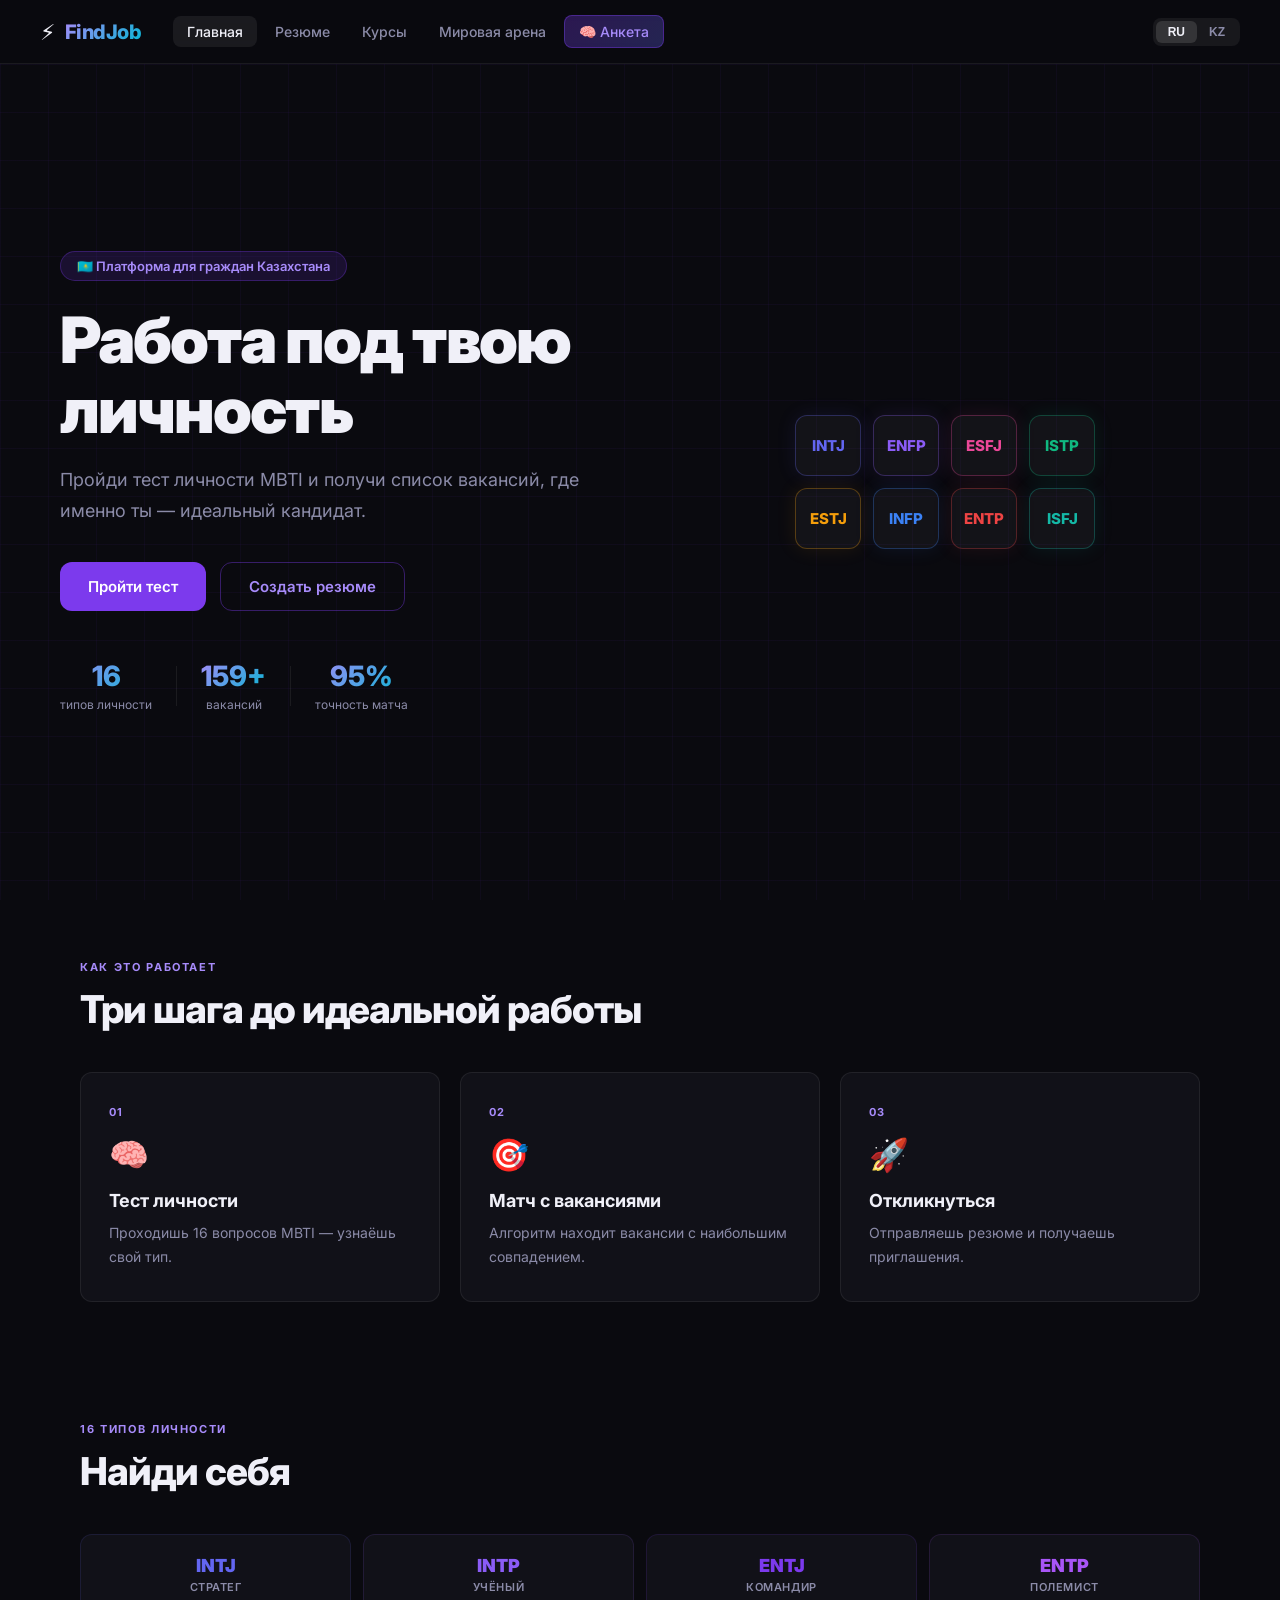
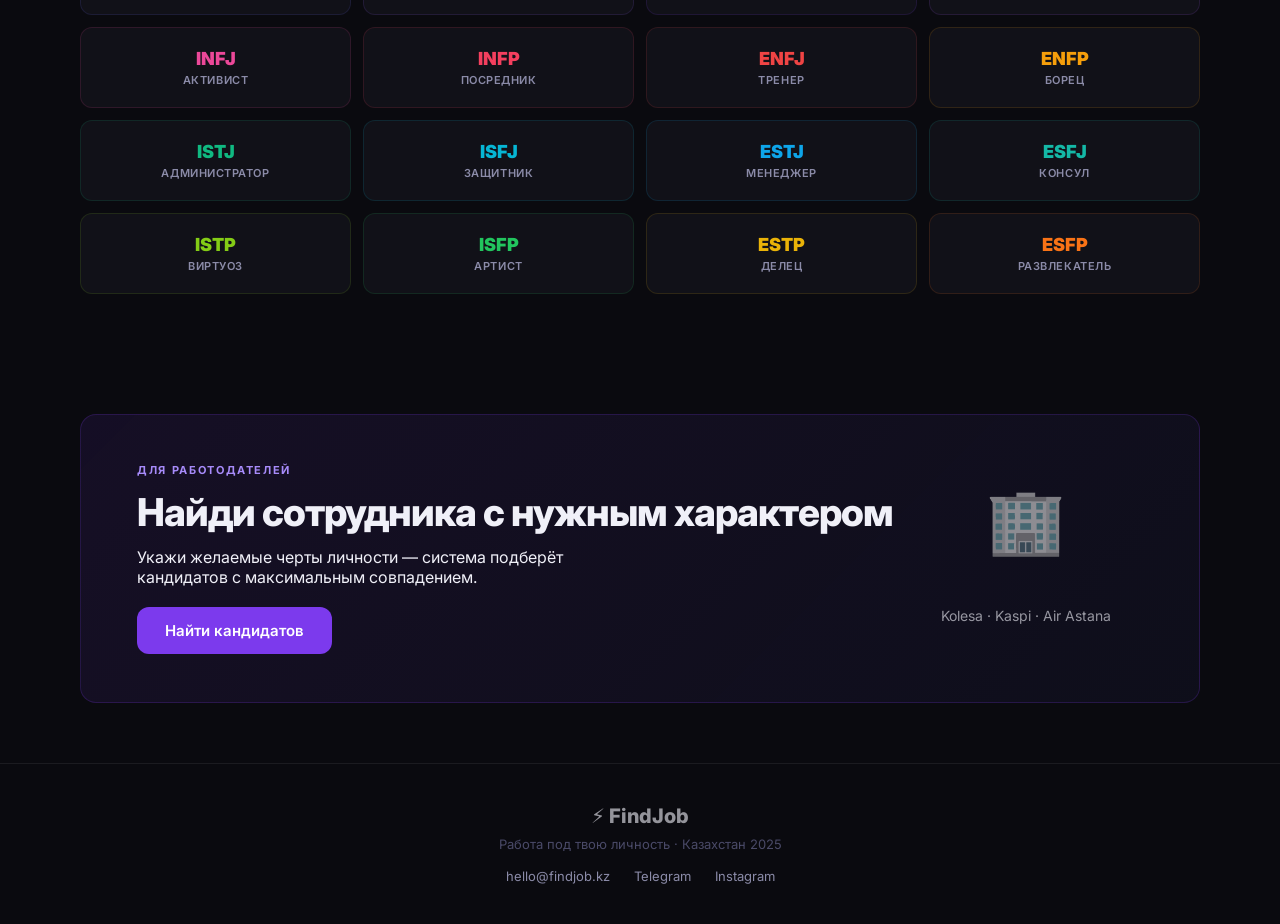
<file: index.html>
<!DOCTYPE html>
<html lang="ru">

<head>
    <meta charset="UTF-8" />
    <meta name="viewport" content="width=device-width, initial-scale=1.0" />
    <title>FindJob — Работа под твою личность</title>
    <meta name="description" content="AI-платформа подбора работы по тесту личности MBTI для граждан Казахстана" />
    <link rel="preconnect" href="https://fonts.googleapis.com" />
    <link href="https://fonts.googleapis.com/css2?family=Inter:wght@300;400;500;600;700;800;900&display=swap"
        rel="stylesheet" />
    <link rel="stylesheet" href="style.css" />
</head>

<body>

    <!-- ══ NAVBAR ══ -->
    <nav class="navbar" id="navbar">
        <div class="nav-logo" onclick="navigateTo('home')">
            <span class="logo-icon">⚡</span>
            <span class="logo-text">FindJob</span>
        </div>
        <div class="nav-links" id="nav-links">
            <a class="nav-link active" data-page="home" onclick="navigateTo('home')" data-t="navHome">Главная</a>
            <a class="nav-link" data-page="resume" onclick="navigateTo('resume')" data-t="navResume">Резюме</a>
            <a class="nav-link" data-page="courses" onclick="navigateTo('courses')" data-t="navCourses">Курсы</a>
            <a class="nav-link" data-page="world" onclick="navigateTo('world')" data-t="navWorld">Мировая арена</a>
            <a class="nav-link cta-link" data-page="quiz" onclick="navigateTo('quiz')" data-t="navQuiz">🧠 Анкета</a>
        </div>
        <div class="nav-right">
            <div class="lang-toggle">
                <button class="lang-btn active" onclick="setLang('ru')">RU</button>
                <button class="lang-btn" onclick="setLang('kz')">KZ</button>
            </div>
            <button class="hamburger" id="hamburger" onclick="toggleMenu()">☰</button>
        </div>
    </nav>

    <!-- ══════════════════════════════════════════
     PAGE 1 — ГЛАВНАЯ
══════════════════════════════════════════ -->
    <section id="page-home" class="page active">

        <!-- Hero -->
        <div class="hero">
            <div class="hero-bg-grid"></div>
            <div class="hero-content">
                <div class="hero-tag" data-t="heroTag">🇰🇿 Платформа для граждан Казахстана</div>
                <h1 class="hero-title" data-t="heroTitle">Работа под<br><span class="gradient-text">твою личность</span>
                </h1>
                <p class="hero-sub" data-t="heroSub">Пройди тест личности MBTI и получи список вакансий, где именно ты —
                    идеальный кандидат.</p>
                <div class="hero-btns">
                    <button class="btn btn-primary btn-lg" onclick="navigateTo('quiz')" data-t="heroCta1">Пройти
                        тест</button>
                    <button class="btn btn-outline btn-lg" onclick="navigateTo('resume')" data-t="heroCta2">Создать
                        резюме</button>
                </div>
                <div class="hero-stats">
                    <div class="hero-stat"><span class="hero-stat-val">16</span><span class="hero-stat-lbl"
                            data-t="hstat1">типов личности</span></div>
                    <div class="hero-stat-div"></div>
                    <div class="hero-stat"><span class="hero-stat-val">159+</span><span class="hero-stat-lbl"
                            data-t="hstat2">вакансий</span></div>
                    <div class="hero-stat-div"></div>
                    <div class="hero-stat"><span class="hero-stat-val">95%</span><span class="hero-stat-lbl"
                            data-t="hstat3">точность матча</span></div>
                </div>
            </div>
            <div class="hero-visual">
                <div class="mbti-wheel">
                    <div class="mbti-card" style="--c:#6366F1">INTJ</div>
                    <div class="mbti-card" style="--c:#8B5CF6">ENFP</div>
                    <div class="mbti-card" style="--c:#EC4899">ESFJ</div>
                    <div class="mbti-card" style="--c:#10B981">ISTP</div>
                    <div class="mbti-card" style="--c:#F59E0B">ESTJ</div>
                    <div class="mbti-card" style="--c:#3B82F6">INFP</div>
                    <div class="mbti-card" style="--c:#EF4444">ENTP</div>
                    <div class="mbti-card" style="--c:#14B8A6">ISFJ</div>
                </div>
            </div>
        </div>

        <!-- How it works -->
        <div class="section-wrap">
            <div class="section-label" data-t="howLabel">КАК ЭТО РАБОТАЕТ</div>
            <h2 class="section-title" data-t="howTitle">Три шага до идеальной работы</h2>
            <div class="steps-grid">
                <div class="step-card">
                    <div class="step-num">01</div>
                    <div class="step-icon">🧠</div>
                    <div class="step-title" data-t="step1t">Тест личности</div>
                    <div class="step-desc" data-t="step1d">Проходишь 16 вопросов MBTI — узнаёшь свой тип личности и
                        сильные стороны.</div>
                </div>
                <div class="step-card">
                    <div class="step-num">02</div>
                    <div class="step-icon">🎯</div>
                    <div class="step-title" data-t="step2t">Матч с вакансиями</div>
                    <div class="step-desc" data-t="step2d">Алгоритм сравнивает твой тип с требованиями работодателей и
                        показывает процент совпадения.</div>
                </div>
                <div class="step-card">
                    <div class="step-num">03</div>
                    <div class="step-icon">🚀</div>
                    <div class="step-title" data-t="step3t">Откликнуться</div>
                    <div class="step-desc" data-t="step3d">Отправляешь резюме, созданное под твой тип личности, и
                        получаешь приглашения на интервью.</div>
                </div>
            </div>
        </div>

        <!-- Personality types preview -->
        <div class="section-wrap">
            <div class="section-label" data-t="typesLabel">16 ТИПОВ ЛИЧНОСТИ</div>
            <h2 class="section-title" data-t="typesTitle">Найди себя</h2>
            <div class="types-grid" id="types-grid"></div>
        </div>

        <!-- For employers -->
        <div class="section-wrap">
            <div class="employer-banner">
                <div>
                    <div class="section-label" style="color:#A78BFA">ДЛЯ РАБОТОДАТЕЛЕЙ</div>
                    <h2 class="section-title" style="margin:8px 0 12px" data-t="empBannerTitle">Найди сотрудника<br>с
                        нужным характером</h2>
                    <p style="color:var(--text-secondary);max-width:480px" data-t="empBannerDesc">Укажи желаемые черты
                        личности — система подберёт кандидатов с максимальным совпадением по MBTI.</p>
                    <button class="btn btn-primary btn-lg" style="margin-top:20px"
                        onclick="navigateTo('quiz');setQuizMode('employer')" data-t="empBannerCta">Найти
                        кандидатов</button>
                </div>
                <div class="employer-banner-visual">🏢<br><span
                        style="font-size:14px;color:var(--text-secondary)">Kolesa · Kaspi · Air Astana</span></div>
            </div>
        </div>

        <!-- Footer -->
        <footer class="footer">
            <div class="footer-logo">⚡ FindJob</div>
            <div class="footer-tagline" data-t="footerTag">Работа под твою личность · Казахстан 2025</div>
            <div class="footer-links">
                <a href="mailto:hello@findjob.kz">hello@findjob.kz</a>
                <a href="#" onclick="return false">Telegram</a>
                <a href="#" onclick="return false">Instagram</a>
            </div>
        </footer>

    </section>

    <!-- ══════════════════════════════════════════
     PAGE 2 — РЕЗЮМЕ
══════════════════════════════════════════ -->
    <section id="page-resume" class="page">
        <div class="page-header-band">
            <div class="section-label" data-t="navResume">РЕЗЮМЕ</div>
            <h1 class="page-hero-title" data-t="resumeHeroTitle">Резюме под твой тип личности</h1>
            <p class="page-hero-sub" data-t="resumeHeroSub">AI-помощник создаёт резюме с акцентом на твои сильные
                стороны по MBTI</p>
        </div>

        <div class="section-wrap">
            <div class="resume-layout">
                <!-- Form -->
                <div class="resume-form-col">
                    <div class="card">
                        <div class="card-title" data-t="resumePersonal">👤 Личные данные</div>
                        <div class="form-grid">
                            <div class="input-group">
                                <label class="input-label" data-t="rfName">Имя и фамилия</label>
                                <input type="text" class="form-input" id="r-name" placeholder="Алихан Маратов" />
                            </div>
                            <div class="input-group">
                                <label class="input-label" data-t="rfRole">Желаемая должность</label>
                                <input type="text" class="form-input" id="r-role" placeholder="Frontend Developer" />
                            </div>
                            <div class="input-group">
                                <label class="input-label">Email</label>
                                <input type="email" class="form-input" id="r-email" placeholder="name@example.com" />
                            </div>
                            <div class="input-group">
                                <label class="input-label" data-t="rfPhone">Телефон</label>
                                <input type="text" class="form-input" id="r-phone" placeholder="+7 777 000 0000" />
                            </div>
                            <div class="input-group" style="grid-column:1/-1">
                                <label class="input-label" data-t="rfCity">Город</label>
                                <input type="text" class="form-input" id="r-city" placeholder="Алматы" />
                            </div>
                        </div>
                    </div>

                    <div class="card">
                        <div class="card-title" data-t="resumeEdu">🎓 Образование</div>
                        <div class="input-group">
                            <label class="input-label" data-t="rfUni">Университет</label>
                            <input type="text" class="form-input" id="r-uni" placeholder="КазНТУ им. Сатпаева" />
                        </div>
                        <div class="form-grid">
                            <div class="input-group">
                                <label class="input-label" data-t="rfSpec">Специальность</label>
                                <input type="text" class="form-input" id="r-spec"
                                    placeholder="Информационные системы" />
                            </div>
                            <div class="input-group">
                                <label class="input-label" data-t="rfYear">Год окончания</label>
                                <input type="text" class="form-input" id="r-year" placeholder="2025" />
                            </div>
                        </div>
                    </div>

                    <div class="card">
                        <div class="card-title" data-t="resumeSkills">⚡ Навыки</div>
                        <div class="input-group">
                            <label class="input-label" data-t="rfSkillsHint">Через запятую</label>
                            <input type="text" class="form-input" id="r-skills"
                                placeholder="React, Python, SQL, Figma" />
                        </div>
                    </div>

                    <div class="card">
                        <div class="card-title" data-t="resumeAbout">📝 О себе</div>
                        <div class="input-group">
                            <textarea class="form-input" id="r-about" rows="4" style="resize:vertical"
                                placeholder="Опишите себя в 2–3 предложениях…"></textarea>
                        </div>
                        <button class="btn btn-ghost btn-sm" onclick="aiImproveResume()">✨ Улучшить с AI</button>
                    </div>

                    <div class="resume-export-btns">
                        <button class="btn btn-primary" onclick="exportResumePDF()">📄 Скачать PDF</button>
                        <button class="btn btn-outline" onclick="exportResumeDoc()">📝 Word .doc</button>
                        <button class="btn btn-outline" onclick="exportResumeExcel()">📊 Excel</button>
                    </div>
                </div>

                <!-- Preview -->
                <div class="resume-preview-col">
                    <div class="card" id="resume-preview">
                        <div class="resume-preview-header">
                            <div class="resume-avatar" id="prev-initials">АМ</div>
                            <div>
                                <div class="resume-preview-name" id="prev-name">Ваше имя</div>
                                <div class="resume-preview-role" id="prev-role">Должность</div>
                                <div class="resume-preview-meta" id="prev-meta">📍 Алматы · 📧 email · 📞 телефон</div>
                            </div>
                        </div>
                        <div class="resume-preview-section">
                            <div class="resume-section-title" data-t="resumeAbout">О себе</div>
                            <div id="prev-about" style="color:var(--text-secondary);font-size:13px">Здесь появится ваш
                                текст о себе</div>
                        </div>
                        <div class="resume-preview-section">
                            <div class="resume-section-title" data-t="resumeSkills">Навыки</div>
                            <div id="prev-skills" class="chips-row" style="flex-wrap:wrap;gap:6px"></div>
                        </div>
                        <div class="resume-preview-section">
                            <div class="resume-section-title" data-t="resumeEdu">Образование</div>
                            <div id="prev-edu" style="color:var(--text-secondary);font-size:13px">Университет ·
                                Специальность · Год</div>
                        </div>
                        <div id="prev-mbti-block" class="mbti-type-inline hidden">
                            <div class="resume-section-title">Тип личности MBTI</div>
                            <div id="prev-mbti-type" class="mbti-type-badge-sm"></div>
                        </div>
                    </div>

                    <!-- Gemini AI Chat -->
                    <div class="card" style="margin-top:16px">
                        <div class="card-title">✨ AI-помощник (Gemini)</div>
                        <div class="ai-chat-messages" id="resume-ai-msgs">
                            <div class="ai-msg ai-msg-bot">Привет! Я помогу улучшить твоё резюме. Задай вопрос или нажми
                                "Улучшить с AI".</div>
                        </div>
                        <div class="ai-input-row">
                            <input type="text" class="form-input" id="resume-ai-input"
                                placeholder="Как улучшить моё резюме?"
                                onkeydown="if(event.key==='Enter')sendResumeAI()" />
                            <button class="btn btn-primary btn-sm" onclick="sendResumeAI()">→</button>
                        </div>
                    </div>
                </div>
            </div>
        </div>
    </section>

    <!-- ══════════════════════════════════════════
     PAGE 3 — КУРСЫ
══════════════════════════════════════════ -->
    <section id="page-courses" class="page">
        <div class="page-header-band">
            <div class="section-label" data-t="navCourses">КУРСЫ</div>
            <h1 class="page-hero-title" data-t="coursesHeroTitle">Прокачай себя</h1>
            <p class="page-hero-sub" data-t="coursesHeroSub">Бесплатные, платные и государственные курсы для роста в
                Казахстане</p>
        </div>

        <div class="section-wrap">
            <!-- Filter -->
            <div class="courses-filter">
                <button class="filter-btn active" onclick="filterCourses('all')" data-t="coursesAll">Все</button>
                <button class="filter-btn" onclick="filterCourses('free')" data-t="coursesFree">🆓 Бесплатные</button>
                <button class="filter-btn" onclick="filterCourses('paid')" data-t="coursesPaid">💰 Платные</button>
                <button class="filter-btn" onclick="filterCourses('state')" data-t="coursesState">🏛️
                    Государственные</button>
            </div>
            <div class="courses-cols" id="courses-container"></div>
        </div>
    </section>

    <!-- ══════════════════════════════════════════
     PAGE 4 — МИРОВАЯ АРЕНА
══════════════════════════════════════════ -->
    <section id="page-world" class="page">
        <div class="page-header-band">
            <div class="section-label" data-t="navWorld">МИРОВАЯ АРЕНА</div>
            <h1 class="page-hero-title" data-t="worldHeroTitle">Работай на международном уровне</h1>
            <p class="page-hero-sub" data-t="worldHeroSub">Стратегия сотрудничества с иностранными компаниями для
                граждан Казахстана</p>
        </div>

        <div class="section-wrap">
            <div class="world-grid" id="world-grid"></div>

            <div class="world-strategy">
                <div class="section-label" style="color:#10B981" data-t="stratLabel">СТРАТЕГИЯ</div>
                <h2 class="section-title" data-t="stratTitle">Как выйти на международный рынок</h2>
                <div class="strategy-steps">
                    <div class="strategy-step">
                        <div class="strategy-num">01</div>
                        <div>
                            <div class="strategy-title" data-t="strat1t">Определи тип личности</div>
                            <div class="strategy-desc" data-t="strat1d">Пройди MBTI — иностранные HR активно используют
                                его при найме.</div>
                        </div>
                    </div>
                    <div class="strategy-step">
                        <div class="strategy-num">02</div>
                        <div>
                            <div class="strategy-title" data-t="strat2t">Подтверди квалификацию</div>
                            <div class="strategy-desc" data-t="strat2d">Международные сертификаты (AWS, Google, CFA)
                                открывают двери в 50+ стран.</div>
                        </div>
                    </div>
                    <div class="strategy-step">
                        <div class="strategy-num">03</div>
                        <div>
                            <div class="strategy-title" data-t="strat3t">Оформи визу / релокацию</div>
                            <div class="strategy-desc" data-t="strat3d">Казахстан имеет соглашения о безвизовом въезде с
                                70+ странами.</div>
                        </div>
                    </div>
                    <div class="strategy-step">
                        <div class="strategy-num">04</div>
                        <div>
                            <div class="strategy-title" data-t="strat4t">Откликнись через FindJob</div>
                            <div class="strategy-desc" data-t="strat4d">Твой MBTI-профиль и резюме уже готовы — просто
                                нажми "Откликнуться".</div>
                        </div>
                    </div>
                </div>
            </div>
        </div>
    </section>

    <!-- ══════════════════════════════════════════
     PAGE 5 — АНКЕТА (MBTI TEST)
══════════════════════════════════════════ -->
    <section id="page-quiz" class="page">

        <!-- Mode selector -->
        <div id="quiz-mode-select" class="quiz-mode-wrap">
            <div class="page-header-band">
                <div class="section-label" data-t="navQuiz">АНКЕТА</div>
                <h1 class="page-hero-title" data-t="quizHeroTitle">Кто ты?</h1>
                <p class="page-hero-sub" data-t="quizHeroSub">Выбери режим и получи персональный подбор вакансий</p>
            </div>
            <div class="section-wrap">
                <div class="quiz-mode-cards">
                    <div class="quiz-mode-card" onclick="setQuizMode('worker')">
                        <div class="quiz-mode-icon">🧑‍💼</div>
                        <div class="quiz-mode-title" data-t="modeWorker">Я ищу работу</div>
                        <div class="quiz-mode-desc" data-t="modeWorkerDesc">Пройди тест MBTI → узнай свой тип → получи
                            вакансии, где ты идеален</div>
                        <div class="btn btn-primary" style="margin-top:20px" data-t="modeWorkerBtn">Начать тест</div>
                    </div>
                    <div class="quiz-mode-card" onclick="setQuizMode('employer')">
                        <div class="quiz-mode-icon">🏢</div>
                        <div class="quiz-mode-title" data-t="modeEmployer">Я ищу сотрудника</div>
                        <div class="quiz-mode-desc" data-t="modeEmployerDesc">Укажи желаемые черты личности → получи
                            список подходящих кандидатов</div>
                        <div class="btn btn-outline" style="margin-top:20px" data-t="modeEmployerBtn">Подобрать</div>
                    </div>
                </div>
            </div>
        </div>

        <!-- WORKER: MBTI Test -->
        <div id="quiz-worker" class="hidden">
            <div class="test-wrap">
                <!-- Progress -->
                <div class="test-progress-bar">
                    <div class="test-progress-fill" id="quiz-progress-fill" style="width:0%"></div>
                </div>
                <div class="test-progress-label">
                    <span id="quiz-q-num">Вопрос 1 из 16</span>
                    <span id="quiz-dim-label" class="quiz-dim-chip">E vs I</span>
                </div>

                <!-- Question card -->
                <div class="test-question-card" id="quiz-question-card">
                    <div class="test-question-text" id="quiz-q-text"></div>
                    <div class="test-options" id="quiz-options"></div>
                </div>
            </div>
        </div>

        <!-- WORKER: Result -->
        <div id="quiz-result" class="hidden">
            <div class="section-wrap">
                <div class="result-header">
                    <div class="result-type-badge" id="result-type-badge"></div>
                    <h2 class="result-type-name" id="result-type-name"></h2>
                    <p class="result-type-desc" id="result-type-desc"></p>
                    <div class="result-traits" id="result-traits"></div>
                </div>
                <div class="result-dimensions">
                    <div class="dim-bar-row" id="dim-ei"></div>
                    <div class="dim-bar-row" id="dim-sn"></div>
                    <div class="dim-bar-row" id="dim-tf"></div>
                    <div class="dim-bar-row" id="dim-jp"></div>
                </div>
                <div class="section-label" style="margin-top:40px" data-t="matchedVac">ПОДХОДЯЩИЕ ВАКАНСИИ</div>
                <div id="result-vacancies"></div>
                <div style="text-align:center;margin-top:24px">
                    <button class="btn btn-outline" onclick="restartQuiz()" data-t="retakeBtn">Пройти заново</button>
                </div>
            </div>
        </div>

        <!-- EMPLOYER: Trait picker -->
        <div id="quiz-employer" class="hidden">
            <div class="section-wrap">
                <div class="page-header-band" style="margin-bottom:32px">
                    <div class="section-label" data-t="modeEmployer">РАБОТОДАТЕЛЬ</div>
                    <h2 class="page-hero-title" style="font-size:32px" data-t="empPickTitle">Какой характер нужен
                        сотруднику?</h2>
                </div>
                <div class="employer-traits-grid">
                    <div class="trait-picker-card">
                        <div class="trait-label">Энергия <span class="trait-ei" id="emp-ei-label">Нет
                                предпочтений</span></div>
                        <div class="trait-desc">Экстраверт (E) общителен и активен. Интроверт (I) — вдумчив и
                            сосредоточен.</div>
                        <div class="trait-slider-row">
                            <span class="trait-pole">E</span>
                            <input type="range" id="emp-ei" min="0" max="100" value="50" class="trait-slider"
                                oninput="updateEmpTraits()" />
                            <span class="trait-pole">I</span>
                        </div>
                    </div>
                    <div class="trait-picker-card">
                        <div class="trait-label">Восприятие <span class="trait-ei" id="emp-sn-label">Нет
                                предпочтений</span></div>
                        <div class="trait-desc">Сенсорик (S) — практичен, ориентирован на факты. Интуит (N) — видит big
                            picture.</div>
                        <div class="trait-slider-row">
                            <span class="trait-pole">S</span>
                            <input type="range" id="emp-sn" min="0" max="100" value="50" class="trait-slider"
                                oninput="updateEmpTraits()" />
                            <span class="trait-pole">N</span>
                        </div>
                    </div>
                    <div class="trait-picker-card">
                        <div class="trait-label">Решения <span class="trait-ei" id="emp-tf-label">Нет
                                предпочтений</span></div>
                        <div class="trait-desc">Логик (T) — объективен, аналитичен. Этик (F) — ориентирован на людей и
                            ценности.</div>
                        <div class="trait-slider-row">
                            <span class="trait-pole">T</span>
                            <input type="range" id="emp-tf" min="0" max="100" value="50" class="trait-slider"
                                oninput="updateEmpTraits()" />
                            <span class="trait-pole">F</span>
                        </div>
                    </div>
                    <div class="trait-picker-card">
                        <div class="trait-label">Образ жизни <span class="trait-ei" id="emp-jp-label">Нет
                                предпочтений</span></div>
                        <div class="trait-desc">Рационал (J) — планирует и структурирует. Иррационал (P) — гибок и
                            открыт новому.</div>
                        <div class="trait-slider-row">
                            <span class="trait-pole">J</span>
                            <input type="range" id="emp-jp" min="0" max="100" value="50" class="trait-slider"
                                oninput="updateEmpTraits()" />
                            <span class="trait-pole">P</span>
                        </div>
                    </div>
                </div>
                <div style="text-align:center;margin:24px 0">
                    <div id="emp-selected-types" class="chips-row"
                        style="justify-content:center;flex-wrap:wrap;gap:8px;margin-bottom:16px"></div>
                    <button class="btn btn-primary btn-lg" onclick="runEmployerMatch()" data-t="findCandidates">🎯 Найти
                        кандидатов</button>
                </div>
                <div id="employer-match-result" class="hidden">
                    <div class="section-label" data-t="matchedCand">ПОДХОДЯЩИЕ КАНДИДАТЫ</div>
                    <div id="employer-candidates-list"></div>
                </div>
            </div>
        </div>

    </section>

    <script src="app.js"></script>
</body>

</html>
</file>
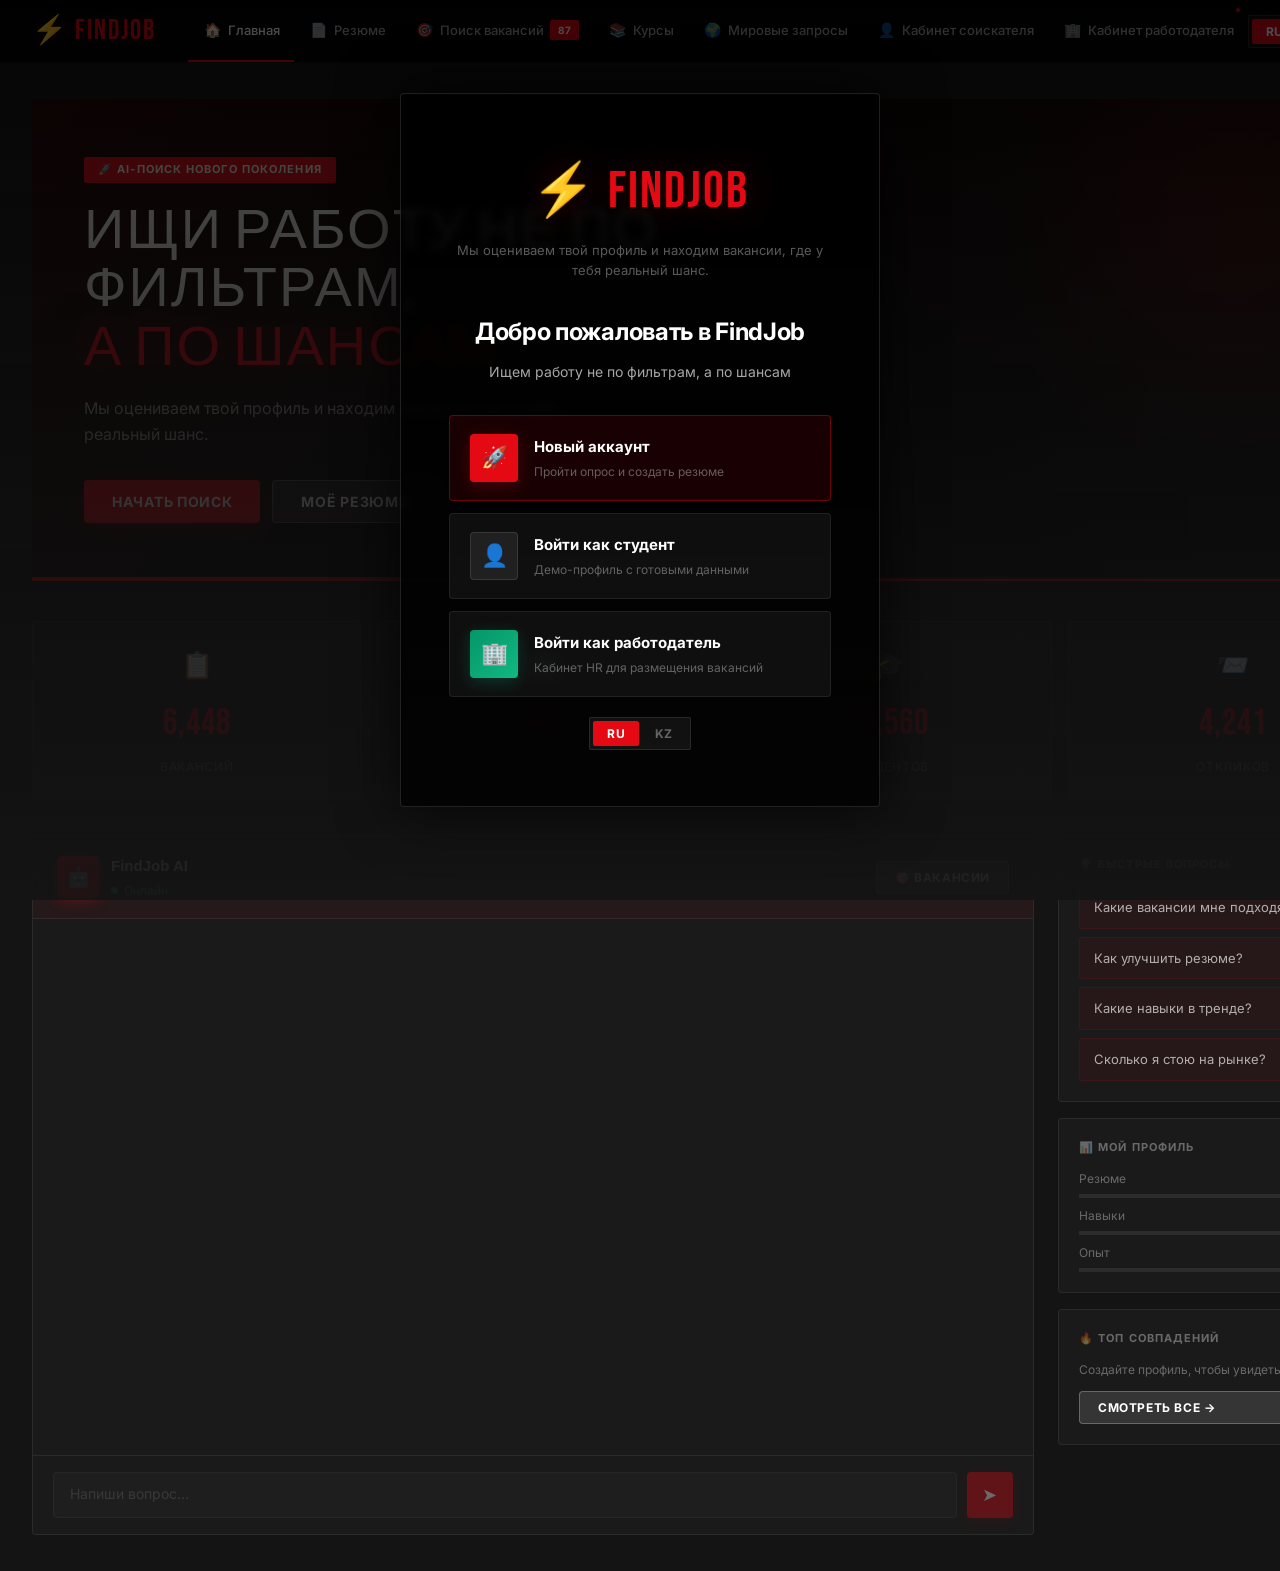
<file: frontend/index.html>
<!DOCTYPE html>
<html lang="ru">

<head>
    <meta charset="UTF-8" />
    <meta name="viewport" content="width=device-width, initial-scale=1.0" />
    <title>FindJob — Поиск работы по шансам</title>
    <meta name="description"
        content="FindJob: платформа для студентов. Найди работу не по фильтрам, а по шансам. AI-оценка профиля, вакансии с % совпадения." />
    <link rel="stylesheet" href="style.css" />
    <link rel="preconnect" href="https://fonts.googleapis.com">
    <link rel="preconnect" href="https://fonts.gstatic.com" crossorigin>
    <link
        href="https://fonts.googleapis.com/css2?family=Bebas+Neue&family=Inter:wght@300;400;500;600;700;800;900&display=swap"
        rel="stylesheet">
</head>

<body>

    <!-- ═══════════════════ WELCOME OVERLAY ═══════════════════ -->
    <div id="welcome-overlay" class="welcome-overlay">
        <div class="welcome-box">
            <div class="welcome-logo">⚡ FindJob</div>
            <div class="welcome-tagline" data-t="heroSub">Ищем работу не по фильтрам, а по шансам</div>
            <div class="welcome-title" data-t="welcomeTitle">Добро пожаловать в FindJob</div>
            <div class="welcome-sub" data-t="welcomeSub">Ищем работу не по фильтрам, а по шансам</div>
            <div class="welcome-cards">
                <div class="welcome-option primary-option" onclick="startNewAccount()">
                    <div class="welcome-opt-icon new-icon">🚀</div>
                    <div>
                        <div class="welcome-opt-title" data-t="newAccount">Новый аккаунт</div>
                        <div class="welcome-opt-sub" data-t="newAccountSub">Пройти опрос и создать резюме</div>
                    </div>
                </div>
                <div class="welcome-option" onclick="startDemoAccount()">
                    <div class="welcome-opt-icon demo-icon">👤</div>
                    <div>
                        <div class="welcome-opt-title" data-t="demoAccount">Войти как студент</div>
                        <div class="welcome-opt-sub" data-t="demoAccountSub">Демо-профиль с готовыми данными</div>
                    </div>
                </div>
                <div class="welcome-option" onclick="startDemoEmployer()">
                    <div class="welcome-opt-icon employer-icon">🏢</div>
                    <div>
                        <div class="welcome-opt-title" data-t="demoEmployer">Войти как работодатель</div>
                        <div class="welcome-opt-sub" data-t="demoEmployerSub">Кабинет HR для размещения вакансий</div>
                    </div>
                </div>
            </div>
            <div style="margin-top:20px">
                <div class="lang-toggle" style="display:inline-flex">
                    <button class="lang-btn active" data-lang="ru" onclick="setLang('ru')">RU</button>
                    <button class="lang-btn" data-lang="kz" onclick="setLang('kz')">KZ</button>
                </div>
            </div>
        </div>
    </div>

    <div class="app-shell">

        <!-- sidebar: kept hidden so JS selectors still work -->
        <aside class="sidebar" style="display:none" aria-hidden="true">
            <div id="sidebar-avatar" class="avatar">?</div>
            <div id="sidebar-user-name"></div>
            <div id="sidebar-user-role"></div>
        </aside>

        <!-- ═══════════════════ MAIN ═══════════════════ -->
        <main class="main-content">
            <header class="topbar">
                <div id="onboarding-bar" class="onboarding-bar">
                    <span class="onboarding-bar-label">🤖 FindJob AI опрос</span>
                    <div class="onboarding-progress">
                        <div id="onboarding-fill" class="onboarding-fill" style="width:0%"></div>
                    </div>
                    <span id="onboarding-step-text" class="onboarding-step-text">0 / 7</span>
                </div>
                <div class="topbar-row">
                    <!-- Logo -->
                    <div class="topbar-logo">⚡ FindJob</div>
                    <!-- Horizontal Nav -->
                    <nav class="topbar-nav">
                        <div class="nav-item active" data-page="home"><span class="nav-icon">🏠</span><span
                                data-t="home">Главная</span></div>
                        <div class="nav-item" data-page="resume"><span class="nav-icon">📄</span><span
                                data-t="resume">Резюме</span></div>
                        <div class="nav-item" data-page="vacancies"><span class="nav-icon">🎯</span><span
                                data-t="vacancies">Вакансии</span><span class="nav-badge">87</span></div>
                        <div class="nav-item" data-page="courses"><span class="nav-icon">📚</span><span
                                data-t="courses">Курсы</span></div>
                        <div class="nav-item" data-page="world"><span class="nav-icon">🌍</span><span
                                data-t="world">Мировые</span></div>
                        <div class="nav-item" data-page="seeker"><span class="nav-icon">👤</span><span
                                data-t="seeker">Мой кабинет</span></div>
                        <div class="nav-item" data-page="employer" style="position:relative"><span
                                class="nav-icon">🏢</span><span data-t="employer">Работодатель</span><span
                                class="notif-dot"></span></div>
                    </nav>
                    <!-- Right controls -->
                    <div class="topbar-right">
                        <div class="lang-toggle">
                            <button class="lang-btn active" data-lang="ru" onclick="setLang('ru')">RU</button>
                            <button class="lang-btn" data-lang="kz" onclick="setLang('kz')">KZ</button>
                        </div>
                        <div id="topbar-avatar" class="avatar">?</div>
                    </div>
                </div>
            </header>

            <!-- ══ HOME / AI CHAT ══ -->
            <section id="page-home" class="page active">
                <div class="hero-banner">
                    <div class="hero-tag" data-t="heroTag">🚀 AI-поиск нового поколения</div>
                    <div class="hero-title">Ищи работу не по фильтрам,<br><span>а по шансам</span></div>
                    <div class="hero-sub" data-t="heroSub">Мы оцениваем профиль и находим вакансии с реальным шансом.
                    </div>
                    <div class="hero-actions">
                        <button class="btn btn-primary" onclick="navigateTo('vacancies')" data-t="heroCta1">Начать
                            поиск</button>
                        <button class="btn btn-ghost" onclick="navigateTo('resume')" data-t="heroCta2">Моё
                            резюме</button>
                    </div>
                </div>
                <div class="stats-grid">
                    <div class="stat-card">
                        <div class="stat-icon">📋</div>
                        <div class="stat-value" id="stat-vacancies">0</div>
                        <div class="stat-label" data-t="stat1">Вакансий</div>
                    </div>
                    <div class="stat-card">
                        <div class="stat-icon">🏢</div>
                        <div class="stat-value" id="stat-employers">0</div>
                        <div class="stat-label" data-t="stat2">Работодателей</div>
                    </div>
                    <div class="stat-card">
                        <div class="stat-icon">🎓</div>
                        <div class="stat-value" id="stat-students">0</div>
                        <div class="stat-label" data-t="stat3">Студентов</div>
                    </div>
                    <div class="stat-card">
                        <div class="stat-icon">📨</div>
                        <div class="stat-value" id="stat-responses">0</div>
                        <div class="stat-label" data-t="stat4">Откликов</div>
                    </div>
                </div>
                <div class="chat-layout">
                    <!-- Main chat -->
                    <div class="chat-main">
                        <div class="chat-header">
                            <div class="ai-avatar">🤖</div>
                            <div>
                                <div style="font-family:'Space Grotesk',sans-serif;font-weight:700;font-size:15px"
                                    data-t="chatTitle">FindJob AI</div>
                                <div class="ai-status">
                                    <div class="status-dot"></div><span data-t="chatOnline">Онлайн</span>
                                </div>
                            </div>
                            <button class="btn btn-ghost btn-sm" style="margin-left:auto"
                                onclick="navigateTo('vacancies')">🎯 Вакансии</button>
                        </div>
                        <div class="chat-messages" id="chat-messages"></div>
                        <div class="chat-input-row">
                            <textarea class="chat-input" id="chat-input" rows="1" data-tp="chatPlaceholder"
                                placeholder="Напиши вопрос…" disabled></textarea>
                            <button class="chat-send-btn" id="chat-send-btn" disabled>➤</button>
                        </div>
                    </div>
                    <!-- Sidebar -->
                    <div style="display:flex;flex-direction:column;gap:16px">
                        <div class="chat-sidebar-card">
                            <div class="chat-sidebar-title" data-t="promptsTitle">💡 Быстрые вопросы</div>
                            <div class="prompt-chip" data-t="p1">Какие вакансии мне подходят?</div>
                            <div class="prompt-chip" data-t="p2">Как улучшить резюме?</div>
                            <div class="prompt-chip" data-t="p3">Какие навыки в тренде?</div>
                            <div class="prompt-chip" data-t="p4">Сколько я стою на рынке?</div>
                        </div>
                        <div class="chat-sidebar-card">
                            <div class="chat-sidebar-title" data-t="statsTitle">📊 Мой профиль</div>
                            <div class="progress-wrap" style="margin-top:0">
                                <div class="progress-label"><span>Резюме</span><span id="bar-resume-label">—</span>
                                </div>
                                <div class="progress-bar">
                                    <div class="progress-fill fill-violet" id="bar-resume" style="width:0%"></div>
                                </div>
                            </div>
                            <div class="progress-wrap" style="margin-top:8px">
                                <div class="progress-label"><span>Навыки</span><span id="bar-skills-label">—</span>
                                </div>
                                <div class="progress-bar">
                                    <div class="progress-fill fill-green" id="bar-skills" style="width:0%"></div>
                                </div>
                            </div>
                            <div class="progress-wrap" style="margin-top:8px">
                                <div class="progress-label"><span>Опыт</span><span id="bar-exp-label">—</span></div>
                                <div class="progress-bar">
                                    <div class="progress-fill fill-gold" id="bar-exp" style="width:0%"></div>
                                </div>
                            </div>
                        </div>
                        <div class="chat-sidebar-card">
                            <div class="chat-sidebar-title">🔥 Топ совпадений</div>
                            <div id="top-match-list" style="display:flex;flex-direction:column;gap:10px">
                                <div style="font-size:12px;color:var(--text-muted)">Создайте профиль, чтобы увидеть
                                    совпадения</div>
                            </div>
                            <button class="btn btn-ghost btn-sm" style="margin-top:12px;width:100%"
                                onclick="navigateTo('vacancies')">Смотреть все →</button>
                        </div>
                    </div>
                </div>
            </section>

            <!-- ══ RESUME ══ -->
            <section id="page-resume" class="page">
                <div class="section-header mb-24">
                    <div class="section-title" data-t="resumeTitle">Моё резюме</div>
                    <div style="display:flex;gap:10px">
                        <button class="btn btn-ghost btn-sm" data-t="downloadCV">⬇ Скачать PDF</button>
                        <button class="btn btn-primary btn-sm" onclick="setTab('resume','edit')" data-t="editResume">✏️
                            Редактировать</button>
                    </div>
                </div>
                <div class="tab-bar">
                    <button class="tab-btn active" data-tab="view" onclick="setTab('resume','view')">👁
                        Просмотр</button>
                    <button class="tab-btn" data-tab="edit" onclick="setTab('resume','edit')">✏️ Редактирование</button>
                </div>
                <!-- VIEW -->
                <div data-tab="view" class="tab-content resume-layout">
                    <div class="resume-card">
                        <div class="resume-profile">
                            <div class="resume-avatar">👨‍💻</div>
                            <div>
                                <div class="resume-name" id="resume-display-name">—</div>
                                <div class="resume-role" id="resume-display-role">—</div>
                                <div class="chips-row">
                                    <span class="chip chip-green" data-t="available">🟢 Готов к работе</span>
                                    <span class="chip" id="resume-display-uni">—</span>
                                </div>
                            </div>
                        </div>
                        <div class="resume-section">
                            <div class="resume-section-title" data-t="aboutSection">О себе</div>
                            <p id="resume-display-about"
                                style="font-size:14px;color:var(--text-secondary);line-height:1.7">Заполните профиль с
                                помощью AI-опроса на главной странице.</p>
                        </div>
                        <div class="resume-section">
                            <div class="resume-section-title" data-t="expSection">Опыт работы</div>
                            <div class="timeline">
                                <div class="timeline-item">
                                    <div class="timeline-dot"></div>
                                    <div class="timeline-content">
                                        <div class="timeline-title" id="resume-display-exp">—</div>
                                        <div class="timeline-sub" id="resume-display-spec">—</div>
                                    </div>
                                </div>
                            </div>
                        </div>
                        <div class="resume-section">
                            <div class="resume-section-title" data-t="eduSection">Образование</div>
                            <div class="timeline">
                                <div class="timeline-item">
                                    <div class="timeline-dot" style="background:var(--green)"></div>
                                    <div class="timeline-content">
                                        <div class="timeline-title" id="resume-display-uni2">—</div>
                                        <div class="timeline-sub">2021–2025</div>
                                    </div>
                                </div>
                            </div>
                        </div>
                        <div class="resume-section">
                            <div class="resume-section-title" data-t="skillsSection">Навыки</div>
                            <div class="chips-row" id="resume-skills-chips">
                                <span class="chip" style="color:var(--text-muted)">Навыки появятся после опроса</span>
                            </div>
                        </div>
                        <div class="resume-section" style="margin-bottom:0">
                            <div class="resume-section-title" data-t="langSection">Ожидаемая зарплата</div>
                            <div style="font-size:15px;font-weight:600;color:var(--gold)" id="resume-display-salary">—
                            </div>
                        </div>
                    </div>
                    <!-- Score card -->
                    <div style="display:flex;flex-direction:column;gap:18px">
                        <div class="card">
                            <div class="card-title" data-t="scoreTitle">🎯 Индекс конкурентности</div>
                            <div style="text-align:center;margin:24px 0">
                                <svg width="120" height="120" viewBox="0 0 120 120">
                                    <circle cx="60" cy="60" r="50" fill="none" stroke="rgba(255,255,255,0.06)"
                                        stroke-width="10" />
                                    <circle id="score-ring" cx="60" cy="60" r="50" fill="none" stroke="url(#grad1)"
                                        stroke-width="10" stroke-dasharray="314" stroke-dashoffset="314"
                                        stroke-linecap="round" transform="rotate(-90 60 60)"
                                        style="transition:stroke-dashoffset 1s ease" />
                                    <defs>
                                        <linearGradient id="grad1" x1="0%" y1="0%" x2="100%" y2="100%">
                                            <stop offset="0%" stop-color="#7C3AED" />
                                            <stop offset="100%" stop-color="#A855F7" />
                                        </linearGradient>
                                    </defs>
                                </svg>
                                <div style="margin-top:-80px;margin-bottom:60px">
                                    <div style="font-family:'Space Grotesk',sans-serif;font-size:28px;font-weight:700;background:linear-gradient(135deg,var(--violet-light),var(--gold));-webkit-background-clip:text;-webkit-text-fill-color:transparent;background-clip:text"
                                        id="resume-score-value">0</div>
                                    <div style="font-size:11px;color:var(--text-muted)">/ 100</div>
                                </div>
                            </div>
                        </div>
                        <div class="card">
                            <div class="card-title">🎯 Топ совпадений</div>
                            <div id="top-match-list-resume"
                                style="margin-top:12px;display:flex;flex-direction:column;gap:10px">
                                <div style="font-size:12px;color:var(--text-muted)">Создайте профиль, чтобы увидеть
                                    совпадения</div>
                            </div>
                            <button class="btn btn-ghost btn-sm" style="margin-top:14px;width:100%"
                                onclick="navigateTo('vacancies')">Смотреть все →</button>
                        </div>
                        <div class="card">
                            <div class="card-title">🤖 AI Помощник</div>
                            <div style="font-size:13px;color:var(--text-secondary);margin-top:8px;line-height:1.6">
                                Пройди опрос в чате, чтобы AI построил резюме и нашёл подходящие вакансии.</div>
                            <button class="btn btn-primary btn-sm" style="margin-top:14px"
                                onclick="navigateTo('home')">💬 Начать опрос</button>
                        </div>
                    </div>
                </div>
                <!-- EDIT -->
                <div data-tab="edit" class="tab-content hidden">
                    <div class="grid-2">
                        <div class="card">
                            <div class="card-title" style="margin-bottom:16px">✏️ Основная информация</div>
                            <div class="input-group"><label class="input-label" data-t="yourName">Ваше имя</label><input
                                    type="text" class="form-input" id="edit-name" placeholder="Ваше имя" /></div>
                            <div class="input-group"><label class="input-label" data-t="yourRole">Желаемая
                                    должность</label><input type="text" class="form-input" id="edit-role"
                                    placeholder="Frontend Developer" /></div>
                            <div class="input-group"><label class="input-label">Университет</label><input type="text"
                                    class="form-input" id="edit-uni" placeholder="КазНТУ" /></div>
                            <div class="input-group"><label class="input-label">О себе</label><textarea
                                    class="form-input" rows="3" id="edit-about" style="resize:vertical"
                                    placeholder="Расскажи о себе…"></textarea></div>
                            <button class="btn btn-primary" onclick="saveEditedProfile()"
                                data-t="save">Сохранить</button>
                        </div>
                        <div class="card">
                            <div class="card-title" style="margin-bottom:16px" data-t="skillsSection">Навыки</div>
                            <div class="input-group"><label class="input-label">Навыки (через запятую)</label><input
                                    type="text" class="form-input" id="edit-skills"
                                    placeholder="React, Python, Figma…" /></div>
                            <div class="input-group"><label class="input-label">Опыт работы</label><textarea
                                    class="form-input" rows="2" id="edit-exp"
                                    placeholder="Стажировка, фриланс…"></textarea></div>
                            <div class="input-group"><label class="input-label">Ожидаемая зарплата</label>
                                <select class="form-select" id="edit-salary">
                                    <option>от 150 000 ₸</option>
                                    <option>от 250 000 ₸</option>
                                    <option>от 350 000 ₸</option>
                                    <option>от 500 000 ₸</option>
                                </select>
                            </div>
                            <button class="btn btn-primary" onclick="saveEditedProfile()"
                                data-t="save">Сохранить</button>
                        </div>
                    </div>
                </div>
            </section>

            <!-- ══ VACANCIES ══ -->
            <section id="page-vacancies" class="page">

                <!-- ① VACANCY OF THE DAY -->
                <div class="vac-spotlight" id="vac-of-day">
                    <div class="vac-spotlight-label">🏆 Вакансия дня</div>
                    <div class="vac-spotlight-title" id="vod-title">Frontend Developer — Kolesa Group</div>
                    <div class="vac-spotlight-meta">
                        <span id="vod-company">📍 Алматы &nbsp;·&nbsp; Kolesa Group</span>
                        <span id="vod-salary" style="color:var(--gold);font-weight:700">300–500k ₸</span>
                        <span class="chance-badge chance-high" id="vod-chance">🎯 92%</span>
                    </div>
                    <div class="vac-spotlight-desc">Лучшая вакансия дня по совпадению с профилями пользователей FindJob.
                        Обновляется ежедневно.</div>
                    <button class="btn btn-primary btn-sm" onclick="handleApply(1)">Откликнуться →</button>
                </div>

                <!-- ② POPULAR VACANCIES (quick chips) -->
                <div class="section-header mb-24" style="margin-top:32px">
                    <div class="section-title">🔥 Популярные категории</div>
                </div>
                <div class="popular-chips" id="popular-chips">
                    <button class="pop-chip active" onclick="filterByCategory('')">Все</button>
                    <button class="pop-chip" onclick="filterByCategory('it')">💻 IT</button>
                    <button class="pop-chip" onclick="filterByCategory('design')">🎨 Дизайн</button>
                    <button class="pop-chip" onclick="filterByCategory('marketing')">📣 Маркетинг</button>
                    <button class="pop-chip" onclick="filterByCategory('finance')">💰 Финансы</button>
                    <button class="pop-chip" onclick="filterByCategory('medicine')">🏥 Медицина</button>
                    <button class="pop-chip" onclick="filterByCategory('education')">📚 Образование</button>
                    <button class="pop-chip" onclick="filterByCategory('construction')">🏗️ Строительство</button>
                    <button class="pop-chip" onclick="filterByCategory('food')">🍽️ Кулинария</button>
                    <button class="pop-chip" onclick="filterByCategory('logistics')">🚚 Логистика</button>
                    <button class="pop-chip" onclick="filterByCategory('beauty')">💇 Красота</button>
                    <button class="pop-chip" onclick="filterByCategory('sport')">⚽ Спорт</button>
                    <button class="pop-chip" onclick="filterByCategory('oil')">⛽ Нефть и газ</button>
                </div>

                <!-- ③ FILTERS -->
                <details class="filter-panel" id="filter-panel">
                    <summary class="filter-summary">⚙️ Расширенные фильтры <span class="filter-count"
                            id="filter-count"></span></summary>
                    <div class="filter-grid">
                        <div class="filter-group">
                            <label class="filter-label">🌐 Язык работы</label>
                            <select class="form-select filter-select" id="f-lang" onchange="applyFilters()">
                                <option value="">Любой</option>
                                <option value="ru">Русский</option>
                                <option value="kz">Казахский</option>
                                <option value="en">Английский</option>
                            </select>
                        </div>
                        <div class="filter-group">
                            <label class="filter-label">🎂 Возраст</label>
                            <select class="form-select filter-select" id="f-age" onchange="applyFilters()">
                                <option value="">Любой</option>
                                <option value="18">18–25 лет</option>
                                <option value="25">25–35 лет</option>
                                <option value="35">35+ лет</option>
                            </select>
                        </div>
                        <div class="filter-group">
                            <label class="filter-label">💼 Опыт работы</label>
                            <select class="form-select filter-select" id="f-exp" onchange="applyFilters()">
                                <option value="">Любой</option>
                                <option value="none">Без опыта</option>
                                <option value="1">1–3 года</option>
                                <option value="3">3–5 лет</option>
                                <option value="5">5+ лет</option>
                            </select>
                        </div>
                        <div class="filter-group">
                            <label class="filter-label">📍 Местонахождение</label>
                            <select class="form-select filter-select" id="f-city" onchange="applyFilters()">
                                <option value="">Все города</option>
                                <option value="Алматы">Алматы</option>
                                <option value="Астана">Астана</option>
                                <option value="Шымкент">Шымкент</option>
                                <option value="Атырау">Атырау</option>
                                <option value="remote">Удалённо</option>
                            </select>
                        </div>
                        <div class="filter-group" style="grid-column:1/-1">
                            <label class="filter-label">🏷️ Профессия / ключевое слово</label>
                            <input type="text" class="form-input filter-select" id="f-prof"
                                placeholder="Frontend, Бухгалтер, Врач…" oninput="applyFilters()" />
                        </div>
                    </div>
                    <button class="btn btn-ghost btn-sm" style="margin-top:12px" onclick="resetFilters()">✕ Сбросить
                        фильтры</button>
                </details>

                <!-- ④ MAIN TOOLBAR (search + risk) -->
                <div class="vacancy-toolbar" style="margin-top:24px">
                    <input type="text" class="search-input" id="vacancy-search" data-tp="searchPlaceholder"
                        placeholder="Поиск по названию или компании…" />
                    <div class="risk-toggle">
                        <button class="risk-btn safe-active" id="safe-btn" data-t="safeBtn">🛡️ Безопасно</button>
                        <button class="risk-btn" id="risk-btn" data-t="riskBtn">🔥 Рискую</button>
                    </div>
                </div>

                <!-- Results header -->
                <div class="section-header mb-24">
                    <div class="section-title">📋 Вакансии по шансам</div>
                    <div class="text-sm" id="vacancy-count-label"></div>
                </div>
                <div class="grid-auto" id="vacancies-grid"></div>

                <!-- ⑤ NEWS OF THE DAY -->
                <div class="section-header" style="margin-top:48px;margin-bottom:20px">
                    <div class="section-title">📰 Новости рынка труда</div>
                    <span class="news-date" id="news-date"></span>
                </div>
                <div class="news-grid">
                    <article class="news-card news-card-featured">
                        <div class="news-tag">🔥 Главное</div>
                        <div class="news-title">Рынок IT в Казахстане вырос на 34% — рекордные показатели за 5 лет</div>
                        <div class="news-body">По данным Министерства цифрового развития, спрос на IT-специалистов
                            достиг рекорда. Средняя зарплата Junior-разработчика выросла до 280 000 ₸.</div>
                        <div class="news-meta">📅 Сегодня &nbsp;·&nbsp; 🏛️ МЦРКиАП РК</div>
                    </article>
                    <article class="news-card">
                        <div class="news-tag">💰 Зарплаты</div>
                        <div class="news-title">Бухгалтеры и финансисты стали самыми востребованными в Алматы</div>
                        <div class="news-body">Количество вакансий в финансовом секторе выросло на 22% по сравнению с
                            прошлым кварталом.</div>
                        <div class="news-meta">📅 Сегодня &nbsp;·&nbsp; 🌐 hh.kz</div>
                    </article>
                    <article class="news-card">
                        <div class="news-tag">🎓 Образование</div>
                        <div class="news-title">Новые программы стажировок от Samruk-Kazyna для студентов</div>
                        <div class="news-body">Государственный холдинг открывает 500 мест для стажёров в 2026 году —
                            дедлайн подачи заявок 1 апреля.</div>
                        <div class="news-meta">📅 Сегодня &nbsp;·&nbsp; 🏢 Самрук-Казына</div>
                    </article>
                    <article class="news-card">
                        <div class="news-tag">⚡ Тренд</div>
                        <div class="news-title">Удалённая работа: 40% компаний сохранят гибридный формат</div>
                        <div class="news-body">Исследование HeadHunter показало, что большинство казахстанских
                            работодателей планируют сохранить гибридный формат работы в 2026 году.</div>
                        <div class="news-meta">📅 Сегодня &nbsp;·&nbsp; 🌐 hh.kz</div>
                    </article>
                </div>

            </section>


            <!-- ══ COURSES ══ -->
            <section id="page-courses" class="page">
                <div class="hero-banner" style="padding:28px 36px;margin-bottom:28px">
                    <div class="hero-tag">📚 Кривая роста навыков</div>
                    <div class="hero-title" style="font-size:24px" data-t="coursesTitle">Курсы для карьеры</div>
                    <div class="hero-sub" data-t="coursesDesc">Прокачай навыки и повыси шансы на рынке</div>
                </div>
                <div class="section-header mb-24">
                    <div class="section-title">🔥 Рекомендуемые курсы</div>
                    <div class="chips-row" style="margin:0"><span class="chip chip-green">6 курсов</span><span
                            class="chip chip-gold">2 бесплатных</span></div>
                </div>
                <div class="grid-3" id="courses-grid"></div>
            </section>

            <!-- ══ WORLD ══ -->
            <section id="page-world" class="page">
                <div class="section-header mb-24">
                    <div>
                        <div class="section-title" data-t="worldTitle">Мировые запросы на специальности</div>
                        <div class="text-sm mt-8" data-t="worldDesc">Самые востребованные профессии прямо сейчас</div>
                    </div>
                    <div class="chip chip-gold">📅 Февраль 2026</div>
                </div>
                <div class="card mb-24">
                    <div class="card-title" style="margin-bottom:24px">📊 Топ-специальности по мировому спросу</div>
                    <div id="world-chart"></div>
                </div>
                <div class="section-header mb-24">
                    <div class="section-title" data-t="countriesTitle">🌍 Горящие вакансии по странам</div>
                </div>
                <div class="map-grid" id="world-map"></div>
                <div class="card mt-24">
                    <div class="card-title" style="margin-bottom:20px">🚀 Тренды 2026</div>
                    <div class="grid-3">
                        <div
                            style="background:rgba(124,58,237,0.08);border:1px solid rgba(124,58,237,0.2);border-radius:var(--radius-sm);padding:18px">
                            <div style="font-size:24px;margin-bottom:8px">🤖</div>
                            <div style="font-size:14px;font-weight:700;margin-bottom:6px">AI & Machine Learning</div>
                            <div style="font-size:12px;color:var(--text-secondary)">+47% рост за год. Высокий спрос в
                                США, ЕС, КЗ.</div>
                            <div class="chip chip-green" style="margin-top:10px">🔥 Горячо</div>
                        </div>
                        <div
                            style="background:rgba(6,182,212,0.08);border:1px solid rgba(6,182,212,0.2);border-radius:var(--radius-sm);padding:18px">
                            <div style="font-size:24px;margin-bottom:8px">☁️</div>
                            <div style="font-size:14px;font-weight:700;margin-bottom:6px">Cloud & DevOps</div>
                            <div style="font-size:12px;color:var(--text-secondary)">AWS, Azure, GCP. +38% среди
                                растущих.</div>
                            <div class="chip"
                                style="margin-top:10px;background:rgba(6,182,212,0.1);color:#06B6D4;border-color:rgba(6,182,212,0.3)">
                                📈 Стабильно</div>
                        </div>
                        <div
                            style="background:rgba(245,158,11,0.08);border:1px solid rgba(245,158,11,0.2);border-radius:var(--radius-sm);padding:18px">
                            <div style="font-size:24px;margin-bottom:8px">🔐</div>
                            <div style="font-size:14px;font-weight:700;margin-bottom:6px">Cybersecurity</div>
                            <div style="font-size:12px;color:var(--text-secondary)">Критический дефицит 3.4M
                                специалистов.</div>
                            <div class="chip chip-gold" style="margin-top:10px">💰 Высокий доход</div>
                        </div>
                    </div>
                </div>
            </section>

            <!-- ══ SEEKER CABINET ══ -->
            <section id="page-seeker" class="page">
                <div class="profile-header">
                    <div class="profile-big-avatar">👨‍💻</div>
                    <div>
                        <div class="profile-name" id="seeker-name">—</div>
                        <div class="profile-tagline" data-t="student">Студент</div>
                        <div class="chips-row" style="margin-top:10px">
                            <span class="chip chip-green" data-t="available">🟢 Готов к работе</span>
                        </div>
                    </div>
                    <div class="profile-stats">
                        <div class="profile-stat">
                            <div class="profile-stat-value">4</div>
                            <div class="profile-stat-label" data-t="applications">Отклики</div>
                        </div>
                        <div class="profile-stat">
                            <div class="profile-stat-value">1</div>
                            <div class="profile-stat-label">Приглашение</div>
                        </div>
                        <div class="profile-stat">
                            <div class="profile-stat-value" id="seeker-score">0</div>
                            <div class="profile-stat-label">Индекс</div>
                        </div>
                    </div>
                    <button class="btn btn-ghost btn-sm" data-t="editProfile">✏️ Редактировать</button>
                </div>
                <div class="tab-bar">
                    <button class="tab-btn active" data-tab="apps" onclick="setTab('seeker','apps')"
                        data-t="applications">Мои отклики</button>
                    <button class="tab-btn" data-tab="saved" onclick="setTab('seeker','saved')"
                        data-t="saved">Сохранённые</button>
                    <button class="tab-btn" data-tab="settings" onclick="setTab('seeker','settings')"
                        data-t="settings">Настройки</button>
                </div>
                <div data-tab="apps" class="tab-content">
                    <div class="section-header mb-24">
                        <div class="section-title">📨 История откликов</div>
                        <button class="btn btn-primary btn-sm" onclick="navigateTo('vacancies')">+ Новый отклик</button>
                    </div>
                    <div id="applied-list"></div>
                </div>
                <div data-tab="saved" class="tab-content hidden">
                    <div style="text-align:center;padding:60px;color:var(--text-muted)">
                        <div style="font-size:48px;margin-bottom:12px">🔖</div>
                        <div>Нет сохранённых вакансий</div>
                        <button class="btn btn-primary btn-sm" style="margin-top:16px"
                            onclick="navigateTo('vacancies')">Перейти к поиску</button>
                    </div>
                </div>
                <div data-tab="settings" class="tab-content hidden">
                    <div class="grid-2">
                        <div class="card">
                            <div class="card-title" style="margin-bottom:16px">⚙️ Настройки профиля</div>
                            <div class="input-group"><label class="input-label">Уведомления</label>
                                <select class="form-select">
                                    <option>Каждый день</option>
                                    <option>Раз в неделю</option>
                                    <option>Выключить</option>
                                </select>
                            </div>
                            <div class="input-group"><label class="input-label">Видимость профиля</label>
                                <select class="form-select">
                                    <option selected>Открыт для предложений</option>
                                    <option>По приглашению</option>
                                    <option>Скрыт</option>
                                </select>
                            </div>
                            <button class="btn btn-primary"
                                onclick="showToast(currentLang==='ru'?'✅ Настройки сохранены!':'✅ Параметрлер сақталды!')">Сохранить</button>
                        </div>
                        <div class="card">
                            <div class="card-title" style="margin-bottom:16px">🎯 Предпочтения поиска</div>
                            <div class="input-group"><label class="input-label">Формат работы</label>
                                <select class="form-select">
                                    <option>Любой</option>
                                    <option>Удалённо</option>
                                    <option>Гибрид</option>
                                    <option>Офис</option>
                                </select>
                            </div>
                            <div class="input-group"><label class="input-label">Режим риска</label>
                                <select class="form-select">
                                    <option selected>Безопасно (&gt;60% шанс)</option>
                                    <option>Рискую (все вакансии)</option>
                                </select>
                            </div>
                            <button class="btn btn-primary"
                                onclick="showToast(currentLang==='ru'?'✅ Сохранено!':'✅ Сақталды!')">Сохранить</button>
                        </div>
                    </div>
                </div>
            </section>

            <!-- ══ EMPLOYER CABINET ══ -->
            <section id="page-employer" class="page">

                <!-- Profile Header (rendered by JS) -->
                <div id="emp-profile-header"></div>

                <!-- Stats (rendered by JS) -->
                <div id="emp-stats-grid" class="stats-grid" style="margin-bottom:24px"></div>

                <!-- Tabs -->
                <div class="tab-bar">
                    <button class="tab-btn active" data-tab="emp-vac" onclick="setTab('employer','emp-vac')"
                        data-t="myVacancies">📋 Мои вакансии</button>
                    <button class="tab-btn" data-tab="emp-cand" onclick="setTab('employer','emp-cand')"
                        data-t="candidates">👥 Кандидаты</button>
                    <button class="tab-btn" data-tab="emp-analytics" onclick="setTab('employer','emp-analytics')"
                        data-t="empAnalytics">📊 Аналитика</button>
                    <button class="tab-btn" data-tab="emp-settings" onclick="setTab('employer','emp-settings')"
                        data-t="empSettings">⚙️ Настройки</button>
                </div>

                <!-- My Vacancies -->
                <div data-tab="emp-vac" class="tab-content">
                    <div class="section-header mb-24">
                        <div class="section-title" data-t="myVacancies">Мои вакансии</div>
                        <button class="btn btn-primary btn-sm" onclick="openPostJobModal()" data-t="addVacancy">+ Новая
                            вакансия</button>
                    </div>
                    <div id="employer-vacancies"></div>
                </div>

                <!-- Candidates -->
                <div data-tab="emp-cand" class="tab-content hidden">
                    <div class="section-header mb-24">
                        <div class="section-title" data-t="candidates">👥 Кандидаты</div>
                        <div style="display:flex;align-items:center;gap:12px">
                            <select class="form-select" id="cand-filter-vac" onchange="renderEmpCandidates()"
                                style="min-width:200px">
                                <option value="">Все вакансии</option>
                            </select>
                            <select class="form-select" id="cand-filter-status" onchange="renderEmpCandidates()"
                                style="min-width:160px">
                                <option value="">Все статусы</option>
                                <option value="new">🆕 Новый</option>
                                <option value="reviewed">👁 Просмотрен</option>
                                <option value="interview">📅 Интервью</option>
                                <option value="hired">✅ Нанят</option>
                                <option value="rejected">✕ Отказ</option>
                            </select>
                        </div>
                    </div>
                    <div id="employer-candidates"></div>
                </div>

                <!-- Analytics -->
                <div data-tab="emp-analytics" class="tab-content hidden">
                    <div class="section-header mb-24">
                        <div class="section-title" data-t="empAnalytics">📊 Аналитика</div>
                        <div class="chip chip-gold">Последние 7 дней</div>
                    </div>
                    <div class="grid-2" style="gap:16px;margin-bottom:24px">
                        <div class="card">
                            <div class="card-title" style="margin-bottom:16px">👁 Просмотры вакансий</div>
                            <div id="emp-chart-views" class="emp-bar-chart"></div>
                        </div>
                        <div class="card">
                            <div class="card-title" style="margin-bottom:16px">📨 Отклики</div>
                            <div id="emp-chart-responses" class="emp-bar-chart"></div>
                        </div>
                    </div>
                    <div class="card" style="margin-bottom:16px">
                        <div class="card-title" style="margin-bottom:16px">🏆 Рейтинг вакансий</div>
                        <div id="emp-vacancy-ranking"></div>
                    </div>
                    <div class="grid-2" style="gap:16px">
                        <div class="card">
                            <div class="card-title">🎓 Университеты кандидатов</div>
                            <div id="emp-uni-chart" style="margin-top:16px"></div>
                        </div>
                        <div class="card">
                            <div class="card-title">📱 Статусы кандидатов</div>
                            <div id="emp-status-donut" style="margin-top:16px"></div>
                        </div>
                    </div>
                </div>

                <!-- Settings -->
                <div data-tab="emp-settings" class="tab-content hidden">
                    <div class="grid-2" style="gap:16px">
                        <div class="card">
                            <div class="card-title" style="margin-bottom:16px">🏢 Информация о компании</div>
                            <div class="input-group">
                                <label class="input-label" data-t="companyName">Название компании</label>
                                <input type="text" class="form-input" id="emp-edit-name" placeholder="Kolesa Group" />
                            </div>
                            <div class="input-group">
                                <label class="input-label" data-t="companyIndustry">Отрасль</label>
                                <select class="form-select" id="emp-edit-industry">
                                    <option>IT / Технологии</option>
                                    <option>Финансы / Банки</option>
                                    <option>Производство</option>
                                    <option>Розничная торговля</option>
                                    <option>Строительство</option>
                                    <option>Медицина</option>
                                    <option>Образование</option>
                                    <option>Нефть и газ</option>
                                    <option>Логистика</option>
                                    <option>Маркетинг / Реклама</option>
                                </select>
                            </div>
                            <div class="input-group">
                                <label class="input-label">Город</label>
                                <select class="form-select" id="emp-edit-city">
                                    <option>Алматы</option>
                                    <option>Астана</option>
                                    <option>Шымкент</option>
                                    <option>Атырау</option>
                                    <option>Актобе</option>
                                </select>
                            </div>
                            <div class="input-group">
                                <label class="input-label" data-t="companyWebsite">Сайт компании</label>
                                <input type="text" class="form-input" id="emp-edit-website"
                                    placeholder="https://kolesa.kz" />
                            </div>
                            <button class="btn btn-primary" onclick="saveEmployerSettings()"
                                data-t="save">Сохранить</button>
                        </div>
                        <div class="card">
                            <div class="card-title" style="margin-bottom:16px">📝 О компании</div>
                            <div class="input-group">
                                <label class="input-label" data-t="companyAbout">Описание</label>
                                <textarea class="form-input" rows="5" id="emp-edit-about" style="resize:vertical"
                                    placeholder="Расскажите о вашей компании…"></textarea>
                            </div>
                            <div class="input-group">
                                <label class="input-label">Размер компании</label>
                                <select class="form-select" id="emp-edit-size">
                                    <option>1–10 сотрудников</option>
                                    <option>11–50 сотрудников</option>
                                    <option selected>51–200 сотрудников</option>
                                    <option>201–1000 сотрудников</option>
                                    <option>1000+ сотрудников</option>
                                </select>
                            </div>
                            <div class="input-group">
                                <label class="input-label">Уведомления о новых откликах</label>
                                <select class="form-select">
                                    <option>Мгновенно</option>
                                    <option>Раз в день</option>
                                    <option>Раз в неделю</option>
                                </select>
                            </div>
                            <button class="btn btn-primary" onclick="saveEmployerSettings()"
                                data-t="save">Сохранить</button>
                        </div>
                    </div>
                </div>
            </section>

            <!-- ══ POST JOB MODAL ══ -->
            <div id="post-job-modal" class="modal-overlay hidden" onclick="closePostJobModal(event)">
                <div class="modal-box" onclick="event.stopPropagation()">
                    <div class="modal-header">
                        <div class="modal-title">📋 Новая вакансия</div>
                        <button class="modal-close" onclick="closePostJobModal()">✕</button>
                    </div>
                    <div class="modal-body">
                        <div class="grid-2" style="gap:14px">
                            <div class="input-group">
                                <label class="input-label" data-t="jobTitle">Название должности *</label>
                                <input type="text" class="form-input" id="job-title" placeholder="Frontend Developer" />
                            </div>
                            <div class="input-group">
                                <label class="input-label" data-t="jobSalary">Зарплата</label>
                                <input type="text" class="form-input" id="job-salary"
                                    placeholder="300 000 – 500 000 ₸" />
                            </div>
                            <div class="input-group">
                                <label class="input-label" data-t="jobLocation">Город</label>
                                <select class="form-select" id="job-location">
                                    <option>Алматы</option>
                                    <option>Астана</option>
                                    <option>Шымкент</option>
                                    <option>Атырау</option>
                                    <option>Удалённо</option>
                                </select>
                            </div>
                            <div class="input-group">
                                <label class="input-label" data-t="jobType">Формат работы</label>
                                <select class="form-select" id="job-type">
                                    <option value="fulltime">Полный день</option>
                                    <option value="hybrid">Гибрид</option>
                                    <option value="remote">Удалённо</option>
                                    <option value="parttime">Частичная занятость</option>
                                </select>
                            </div>
                            <div class="input-group">
                                <label class="input-label" data-t="jobCategory">Категория</label>
                                <select class="form-select" id="job-category">
                                    <option value="it">💻 IT</option>
                                    <option value="design">🎨 Дизайн</option>
                                    <option value="marketing">📣 Маркетинг</option>
                                    <option value="finance">💰 Финансы</option>
                                    <option value="medicine">🏥 Медицина</option>
                                    <option value="education">📚 Образование</option>
                                    <option value="construction">🏗️ Строительство</option>
                                    <option value="food">🍽️ Кулинария</option>
                                    <option value="logistics">🚚 Логистика</option>
                                </select>
                            </div>
                            <div class="input-group">
                                <label class="input-label">Опыт работы</label>
                                <select class="form-select" id="job-exp">
                                    <option>Без опыта</option>
                                    <option>1–3 года</option>
                                    <option>3–5 лет</option>
                                    <option>5+ лет</option>
                                </select>
                            </div>
                        </div>
                        <div class="input-group" style="margin-top:4px">
                            <label class="input-label" data-t="jobDesc">Описание вакансии</label>
                            <textarea class="form-input" rows="3" id="job-desc" style="resize:vertical"
                                placeholder="Чем будет заниматься сотрудник…"></textarea>
                        </div>
                        <div class="input-group">
                            <label class="input-label" data-t="jobReqs">Требования</label>
                            <textarea class="form-input" rows="3" id="job-reqs" style="resize:vertical"
                                placeholder="Знание React, опыт работы с API…"></textarea>
                        </div>
                    </div>
                    <div class="modal-footer">
                        <button class="btn btn-ghost" onclick="closePostJobModal()">Отмена</button>
                        <button class="btn btn-primary" onclick="saveNewVacancy()">🚀 Опубликовать</button>
                    </div>
                </div>
            </div>

        </main>
    </div>

    <script>
        // Bridge for inline onclick handlers (functions defined in app.js)
        function saveEditedProfile() {
            userProfile.name = document.getElementById('edit-name')?.value || userProfile.name;
            userProfile.role = document.getElementById('edit-role')?.value || userProfile.role;
            userProfile.university = document.getElementById('edit-uni')?.value || userProfile.university;
            userProfile.about = document.getElementById('edit-about')?.value || userProfile.about;
            userProfile.salary = document.getElementById('edit-salary')?.value || userProfile.salary;
            const sk = document.getElementById('edit-skills')?.value;
            if (sk) userProfile.skills = sk.split(',').map(s => s.trim()).filter(Boolean);
            userProfile.experience = document.getElementById('edit-exp')?.value || userProfile.experience;
            const parts = (userProfile.name || '?').trim().split(' ');
            userProfile.initials = parts.map(p => p[0]?.toUpperCase() || '').join('').slice(0, 2) || '?';
            rebuildVacancies();
            renderVacancies();
            updateSidebarUser();
            updateResumeFromProfile();
            renderSeekerCabinet();
            setTab('resume', 'view');
            showToast(currentLang === 'ru' ? '✅ Резюме сохранено!' : '✅ Түйіндеме сақталды!');
        }
    </script>
    <script src="app.js"></script>
</body>

</html>
</file>
<file: style.css>
/* ══════════════════════════════════════════
   FINDJOB — MBTI PLATFORM DESIGN SYSTEM
══════════════════════════════════════════ */

:root {
  --bg:          #0a0a0f;
  --bg-card:     #111118;
  --bg-card2:    #16161f;
  --border:      rgba(255,255,255,0.07);
  --border-h:    rgba(255,255,255,0.14);
  --text:        #f0f0f8;
  --text-sec:    #8b8ba8;
  --text-muted:  #4a4a68;
  --purple:      #7C3AED;
  --purple-l:    #A78BFA;
  --indigo:      #6366F1;
  --green:       #10B981;
  --cyan:        #06B6D4;
  --amber:       #F59E0B;
  --red:         #EF4444;
  --pink:        #EC4899;
  --font:        'Inter', system-ui, sans-serif;
  --radius:      12px;
  --radius-sm:   8px;
  --shadow:      0 8px 32px rgba(0,0,0,0.5);
  --transition:  0.2s ease;
}

*, *::before, *::after { box-sizing: border-box; margin: 0; padding: 0; }

html { scroll-behavior: smooth; }

body {
  font-family: var(--font);
  background: var(--bg);
  color: var(--text);
  min-height: 100vh;
  overflow-x: hidden;
  -webkit-font-smoothing: antialiased;
}

/* ── UTILITY ── */
.hidden { display: none !important; }
.gradient-text {
  background: linear-gradient(135deg, var(--purple-l), var(--cyan));
  -webkit-background-clip: text;
  -webkit-text-fill-color: transparent;
  background-clip: text;
}

/* ══ NAVBAR ══ */
.navbar {
  position: fixed; top: 0; left: 0; right: 0; z-index: 1000;
  display: flex; align-items: center; gap: 32px;
  padding: 0 40px; height: 64px;
  background: rgba(10,10,15,0.85);
  backdrop-filter: blur(20px);
  border-bottom: 1px solid var(--border);
}

.nav-logo {
  display: flex; align-items: center; gap: 10px;
  font-size: 20px; font-weight: 800; cursor: pointer;
  letter-spacing: -0.5px; flex-shrink: 0;
}
.logo-icon { font-size: 22px; }
.logo-text { background: linear-gradient(135deg,#A78BFA,#06B6D4); -webkit-background-clip:text; -webkit-text-fill-color:transparent; background-clip:text; }

.nav-links {
  display: flex; align-items: center; gap: 4px; flex: 1;
}

.nav-link {
  padding: 7px 14px; border-radius: 8px; font-size: 14px;
  font-weight: 500; cursor: pointer; color: var(--text-sec);
  transition: all var(--transition); text-decoration: none;
  white-space: nowrap;
}
.nav-link:hover, .nav-link.active { color: var(--text); background: rgba(255,255,255,0.07); }
.nav-link.cta-link {
  background: linear-gradient(135deg, rgba(124,58,237,0.3), rgba(99,102,241,0.3));
  border: 1px solid rgba(124,58,237,0.4); color: var(--purple-l);
}
.nav-link.cta-link:hover { background: rgba(124,58,237,0.4); }
.nav-link.cta-link.active { color: white; }

.nav-right { display: flex; align-items: center; gap: 12px; margin-left: auto; }

.lang-toggle { display: flex; background: rgba(255,255,255,0.06); border-radius: 8px; padding: 3px; }
.lang-btn { padding: 4px 12px; border-radius: 6px; border: none; background: transparent; color: var(--text-sec); font-size: 12px; font-weight: 600; cursor: pointer; transition: all var(--transition); }
.lang-btn.active { background: rgba(255,255,255,0.12); color: var(--text); }

.hamburger { display: none; background: none; border: none; color: var(--text); font-size: 20px; cursor: pointer; }

/* ══ PAGE SYSTEM ══ */
.page { display: none; padding-top: 64px; min-height: 100vh; }
.page.active { display: block; }

/* ══ HERO — HOME ══ */
.hero {
  display: flex; align-items: center; gap: 60px;
  padding: 80px 60px 80px;
  min-height: calc(100vh - 64px);
  position: relative; overflow: hidden;
  max-width: 1400px; margin: 0 auto;
}

.hero-bg-grid {
  position: absolute; inset: 0;
  background-image: linear-gradient(rgba(124,58,237,0.05) 1px, transparent 1px),
                    linear-gradient(90deg, rgba(124,58,237,0.05) 1px, transparent 1px);
  background-size: 48px 48px;
  pointer-events: none;
}

.hero-content { flex: 1; position: relative; z-index: 1; }

.hero-tag {
  display: inline-block; padding: 6px 16px;
  background: rgba(124,58,237,0.15); border: 1px solid rgba(124,58,237,0.3);
  border-radius: 100px; font-size: 13px; color: var(--purple-l);
  font-weight: 600; margin-bottom: 24px;
}

.hero-title {
  font-size: clamp(40px, 5vw, 72px);
  font-weight: 900; line-height: 1.1;
  letter-spacing: -2px; margin-bottom: 20px;
}

.hero-sub {
  font-size: 18px; color: var(--text-sec); line-height: 1.7;
  max-width: 520px; margin-bottom: 36px;
}

.hero-btns { display: flex; gap: 14px; flex-wrap: wrap; margin-bottom: 48px; }

.hero-stats { display: flex; align-items: center; gap: 24px; }
.hero-stat { text-align: center; }
.hero-stat-val { display: block; font-size: 28px; font-weight: 800; background: linear-gradient(135deg,#A78BFA,#06B6D4); -webkit-background-clip:text; -webkit-text-fill-color:transparent; background-clip:text; }
.hero-stat-lbl { font-size: 12px; color: var(--text-sec); margin-top: 2px; }
.hero-stat-div { width: 1px; height: 40px; background: var(--border); }

/* MBTI wheel visual */
.hero-visual { flex: 1; display: flex; justify-content: center; align-items: center; position: relative; z-index: 1; }

.mbti-wheel {
  display: grid; grid-template-columns: repeat(4, 1fr);
  gap: 12px; max-width: 320px;
}

.mbti-card {
  background: rgba(255,255,255,0.04);
  border: 1px solid color-mix(in srgb, var(--c) 30%, transparent);
  border-radius: var(--radius); padding: 20px 12px;
  text-align: center; font-weight: 800; font-size: 15px;
  color: var(--c);
  box-shadow: 0 0 20px color-mix(in srgb, var(--c) 10%, transparent);
  animation: floatCard 4s ease-in-out infinite;
  cursor: default;
  transition: transform 0.3s, box-shadow 0.3s;
}
.mbti-card:hover {
  transform: translateY(-6px) scale(1.05);
  box-shadow: 0 12px 40px color-mix(in srgb, var(--c) 25%, transparent);
}
.mbti-card:nth-child(2) { animation-delay: 0.5s; }
.mbti-card:nth-child(3) { animation-delay: 1s; }
.mbti-card:nth-child(4) { animation-delay: 1.5s; }
.mbti-card:nth-child(5) { animation-delay: 0.3s; }
.mbti-card:nth-child(6) { animation-delay: 0.8s; }
.mbti-card:nth-child(7) { animation-delay: 1.3s; }
.mbti-card:nth-child(8) { animation-delay: 1.8s; }

@keyframes floatCard {
  0%, 100% { transform: translateY(0); }
  50% { transform: translateY(-8px); }
}

/* ══ SECTION WRAP ══ */
.section-wrap { max-width: 1200px; margin: 0 auto; padding: 60px 40px; }

.section-label {
  font-size: 11px; font-weight: 700; letter-spacing: 0.15em;
  color: var(--purple-l); text-transform: uppercase; margin-bottom: 12px;
}

.section-title {
  font-size: clamp(24px, 3vw, 40px); font-weight: 800;
  letter-spacing: -1px; line-height: 1.2; margin-bottom: 40px;
}

/* ══ STEPS ══ */
.steps-grid { display: grid; grid-template-columns: repeat(3,1fr); gap: 20px; }

.step-card {
  background: var(--bg-card); border: 1px solid var(--border);
  border-radius: var(--radius); padding: 32px 28px;
  transition: all 0.3s; position: relative; overflow: hidden;
}
.step-card::before {
  content: ''; position: absolute; top: 0; left: 0; right: 0; height: 2px;
  background: linear-gradient(90deg, var(--purple), var(--indigo));
  opacity: 0; transition: opacity 0.3s;
}
.step-card:hover { border-color: var(--border-h); transform: translateY(-4px); }
.step-card:hover::before { opacity: 1; }

.step-num { font-size: 11px; font-weight: 700; color: var(--purple-l); letter-spacing: 0.1em; margin-bottom: 16px; }
.step-icon { font-size: 32px; margin-bottom: 16px; }
.step-title { font-size: 18px; font-weight: 700; margin-bottom: 10px; }
.step-desc { color: var(--text-sec); font-size: 14px; line-height: 1.7; }

/* ══ 16 TYPES GRID ══ */
.types-grid { display: grid; grid-template-columns: repeat(4, 1fr); gap: 12px; }

.type-card {
  background: var(--bg-card); border: 1px solid var(--border);
  border-radius: var(--radius); padding: 20px 16px;
  cursor: pointer; transition: all 0.25s; text-align: center;
}
.type-card:hover { transform: translateY(-4px); border-color: rgba(124,58,237,0.4); box-shadow: 0 12px 32px rgba(124,58,237,0.15); }
.type-card-code { font-size: 18px; font-weight: 900; margin-bottom: 4px; }
.type-card-name { font-size: 11px; color: var(--text-sec); font-weight: 600; text-transform: uppercase; letter-spacing: 0.05em; }

/* ══ EMPLOYER BANNER ══ */
.employer-banner {
  background: linear-gradient(135deg, rgba(124,58,237,0.1), rgba(99,102,241,0.05));
  border: 1px solid rgba(124,58,237,0.2); border-radius: 16px;
  padding: 48px 56px; display: flex; align-items: center; gap: 48px;
}
.employer-banner-visual { font-size: 64px; text-align: center; opacity: 0.6; }

/* ══ FOOTER ══ */
.footer {
  border-top: 1px solid var(--border);
  padding: 40px; text-align: center;
}
.footer-logo { font-size: 20px; font-weight: 800; margin-bottom: 8px; opacity: 0.6; }
.footer-tagline { color: var(--text-muted); font-size: 13px; margin-bottom: 16px; }
.footer-links { display: flex; justify-content: center; gap: 24px; }
.footer-links a { color: var(--text-sec); font-size: 13px; text-decoration: none; transition: color var(--transition); }
.footer-links a:hover { color: var(--purple-l); }

/* ══ PAGE HEADER BAND ══ */
.page-header-band {
  background: linear-gradient(180deg, rgba(124,58,237,0.08), transparent);
  border-bottom: 1px solid var(--border);
  padding: 60px 60px 48px;
  max-width: 100%;
}
.page-hero-title {
  font-size: clamp(32px, 4vw, 56px); font-weight: 900;
  letter-spacing: -2px; line-height: 1.1; margin: 8px 0 16px;
}
.page-hero-sub { color: var(--text-sec); font-size: 17px; line-height: 1.6; max-width: 600px; }

/* ══ CARD ══ */
.card {
  background: var(--bg-card); border: 1px solid var(--border);
  border-radius: var(--radius); padding: 28px;
  transition: border-color var(--transition);
}
.card:hover { border-color: var(--border-h); }
.card-title { font-size: 15px; font-weight: 700; margin-bottom: 20px; }

/* ══ FORMS ══ */
.form-grid { display: grid; grid-template-columns: 1fr 1fr; gap: 14px; }
.input-group { margin-bottom: 14px; }
.input-label { display: block; font-size: 12px; font-weight: 600; color: var(--text-sec); margin-bottom: 6px; text-transform: uppercase; letter-spacing: 0.04em; }
.form-input {
  width: 100%; background: rgba(255,255,255,0.05); border: 1px solid var(--border);
  border-radius: var(--radius-sm); padding: 11px 14px; color: var(--text);
  font-family: var(--font); font-size: 14px; transition: all var(--transition);
}
.form-input:focus { outline: none; border-color: rgba(124,58,237,0.5); background: rgba(124,58,237,0.04); }
.form-input::placeholder { color: var(--text-muted); }
textarea.form-input { resize: vertical; }

/* ══ BUTTONS ══ */
.btn {
  display: inline-flex; align-items: center; gap: 8px;
  padding: 10px 20px; border-radius: var(--radius-sm); border: none;
  font-family: var(--font); font-size: 14px; font-weight: 600;
  cursor: pointer; transition: all var(--transition); text-decoration: none;
}
.btn-primary { background: var(--purple); color: white; }
.btn-primary:hover { background: #6D28D9; transform: translateY(-1px); box-shadow: 0 8px 24px rgba(124,58,237,0.35); }
.btn-outline { background: transparent; color: var(--purple-l); border: 1px solid rgba(124,58,237,0.4); }
.btn-outline:hover { background: rgba(124,58,237,0.1); }
.btn-ghost { background: rgba(255,255,255,0.06); border: 1px solid var(--border); color: var(--text-sec); }
.btn-ghost:hover { background: rgba(255,255,255,0.1); color: var(--text); }
.btn-lg { padding: 14px 28px; font-size: 15px; border-radius: var(--radius); }
.btn-sm { padding: 7px 14px; font-size: 13px; }

/* ══ RESUME PAGE ══ */
.resume-layout { display: grid; grid-template-columns: 1fr 1fr; gap: 24px; align-items: start; }
.resume-form-col { display: flex; flex-direction: column; gap: 16px; }
.resume-preview-col { position: sticky; top: 80px; }
.resume-export-btns { display: flex; gap: 10px; flex-wrap: wrap; }

.resume-preview-header { display: flex; align-items: center; gap: 16px; margin-bottom: 24px; }
.resume-avatar { width: 52px; height: 52px; border-radius: 50%; background: linear-gradient(135deg, var(--purple), var(--indigo)); display: flex; align-items: center; justify-content: center; font-weight: 800; font-size: 16px; flex-shrink: 0; }
.resume-preview-name { font-size: 18px; font-weight: 800; margin-bottom: 2px; }
.resume-preview-role { font-size: 13px; color: var(--purple-l); font-weight: 600; margin-bottom: 4px; }
.resume-preview-meta { font-size: 11px; color: var(--text-muted); }
.resume-preview-section { border-top: 1px solid var(--border); padding-top: 16px; margin-top: 16px; }
.resume-section-title { font-size: 11px; font-weight: 700; text-transform: uppercase; letter-spacing: 0.1em; color: var(--purple-l); margin-bottom: 8px; }

.mbti-type-inline { margin-top: 12px; }
.mbti-type-badge-sm { display: inline-block; padding: 4px 14px; border-radius: 6px; font-weight: 800; font-size: 14px; background: rgba(124,58,237,0.2); border: 1px solid rgba(124,58,237,0.4); color: var(--purple-l); }

.ai-chat-messages { min-height: 80px; max-height: 160px; overflow-y: auto; display: flex; flex-direction: column; gap: 10px; margin-bottom: 12px; }
.ai-msg { padding: 10px 14px; border-radius: var(--radius-sm); font-size: 13px; line-height: 1.5; max-width: 85%; }
.ai-msg-bot { background: rgba(124,58,237,0.12); border: 1px solid rgba(124,58,237,0.2); align-self: flex-start; }
.ai-msg-user { background: rgba(255,255,255,0.07); align-self: flex-end; }
.ai-input-row { display: flex; gap: 8px; }

/* ══ COURSES ══ */
.courses-filter { display: flex; gap: 8px; margin-bottom: 28px; flex-wrap: wrap; }
.filter-btn { padding: 8px 18px; border-radius: 100px; border: 1px solid var(--border); background: transparent; color: var(--text-sec); font-size: 13px; font-weight: 600; cursor: pointer; transition: all var(--transition); font-family: var(--font); }
.filter-btn:hover { border-color: var(--border-h); color: var(--text); }
.filter-btn.active { background: rgba(124,58,237,0.2); border-color: rgba(124,58,237,0.5); color: var(--purple-l); }

.courses-cols { display: grid; grid-template-columns: repeat(3, 1fr); gap: 16px; }

.course-card {
  background: var(--bg-card); border: 1px solid var(--border);
  border-radius: var(--radius); padding: 24px; display: flex;
  flex-direction: column; gap: 12px; transition: all 0.25s;
}
.course-card:hover { transform: translateY(-4px); border-color: var(--border-h); box-shadow: var(--shadow); }
.course-badge { display: inline-flex; align-items: center; gap: 6px; padding: 4px 10px; border-radius: 6px; font-size: 11px; font-weight: 700; text-transform: uppercase; }
.badge-free { background: rgba(16,185,129,0.15); color: var(--green); border: 1px solid rgba(16,185,129,0.25); }
.badge-paid { background: rgba(245,158,11,0.15); color: var(--amber); border: 1px solid rgba(245,158,11,0.25); }
.badge-state { background: rgba(99,102,241,0.15); color: var(--indigo); border: 1px solid rgba(99,102,241,0.25); }
.course-name { font-size: 15px; font-weight: 700; line-height: 1.4; }
.course-platform { font-size: 12px; color: var(--text-sec); }
.course-meta { display: flex; gap: 12px; font-size: 12px; color: var(--text-muted); margin-top: auto; }
.course-action { margin-top: 4px; }

/* ══ WORLD ARENA ══ */
.world-grid { display: grid; grid-template-columns: repeat(3, 1fr); gap: 16px; margin-bottom: 60px; }

.world-card {
  background: var(--bg-card); border: 1px solid var(--border);
  border-radius: var(--radius); padding: 28px 24px;
  transition: all 0.25s; cursor: default;
}
.world-card:hover { transform: translateY(-4px); border-color: var(--border-h); }
.world-flag { font-size: 40px; margin-bottom: 12px; }
.world-country { font-size: 17px; font-weight: 800; margin-bottom: 4px; }
.world-jobs-count { font-size: 13px; color: var(--green); font-weight: 600; margin-bottom: 8px; }
.world-desc { font-size: 13px; color: var(--text-sec); line-height: 1.6; margin-bottom: 16px; }
.world-tags { display: flex; gap: 6px; flex-wrap: wrap; }
.world-tag { padding: 3px 8px; border-radius: 4px; background: rgba(255,255,255,0.05); border: 1px solid var(--border); font-size: 11px; color: var(--text-sec); }

.world-strategy { border-top: 1px solid var(--border); padding-top: 60px; margin-top: 20px; }
.strategy-steps { display: flex; flex-direction: column; gap: 0; }
.strategy-step { display: flex; gap: 28px; align-items: flex-start; padding: 28px 0; border-bottom: 1px solid var(--border); }
.strategy-step:last-child { border-bottom: none; }
.strategy-num { font-size: 36px; font-weight: 900; color: rgba(124,58,237,0.3); flex-shrink: 0; min-width: 56px; }
.strategy-title { font-size: 18px; font-weight: 700; margin-bottom: 8px; }
.strategy-desc { font-size: 14px; color: var(--text-sec); line-height: 1.7; }

/* ══ QUIZ / MBTI TEST ══ */
.quiz-mode-wrap { }
.quiz-mode-cards { display: grid; grid-template-columns: 1fr 1fr; gap: 20px; max-width: 700px; margin: 0 auto; }

.quiz-mode-card {
  background: var(--bg-card); border: 1px solid var(--border);
  border-radius: 16px; padding: 40px 32px; cursor: pointer;
  transition: all 0.3s; text-align: center;
}
.quiz-mode-card:hover { border-color: rgba(124,58,237,0.5); background: rgba(124,58,237,0.05); transform: translateY(-6px); box-shadow: 0 20px 60px rgba(124,58,237,0.2); }
.quiz-mode-icon { font-size: 48px; margin-bottom: 16px; }
.quiz-mode-title { font-size: 20px; font-weight: 800; margin-bottom: 12px; }
.quiz-mode-desc { color: var(--text-sec); font-size: 14px; line-height: 1.7; }

/* Test progress */
.test-wrap { max-width: 680px; margin: 0 auto; padding: 40px; }
.test-progress-bar { height: 4px; background: rgba(255,255,255,0.07); border-radius: 2px; margin-bottom: 12px; overflow: hidden; }
.test-progress-fill { height: 100%; background: linear-gradient(90deg, var(--purple), var(--cyan)); border-radius: 2px; transition: width 0.5s ease; }
.test-progress-label { display: flex; justify-content: space-between; font-size: 13px; color: var(--text-sec); margin-bottom: 36px; }
.quiz-dim-chip { padding: 3px 10px; border-radius: 100px; background: rgba(124,58,237,0.15); border: 1px solid rgba(124,58,237,0.3); color: var(--purple-l); font-weight: 700; font-size: 12px; }

.test-question-card { background: var(--bg-card); border: 1px solid var(--border); border-radius: 16px; padding: 40px; }
.test-question-text { font-size: 20px; font-weight: 700; line-height: 1.5; margin-bottom: 32px; text-align: center; }

.test-options { display: flex; flex-direction: column; gap: 12px; }
.test-option {
  padding: 18px 24px; background: rgba(255,255,255,0.04);
  border: 1px solid var(--border); border-radius: var(--radius);
  cursor: pointer; font-size: 15px; font-weight: 500;
  transition: all 0.2s; text-align: left;
  color: var(--text);
}
.test-option:hover { border-color: rgba(124,58,237,0.5); background: rgba(124,58,237,0.08); color: var(--purple-l); transform: translateX(4px); }

/* Result */
.result-header { text-align: center; padding: 40px 0; border-bottom: 1px solid var(--border); margin-bottom: 32px; }
.result-type-badge {
  display: inline-block; padding: 12px 36px; border-radius: 100px;
  font-size: 32px; font-weight: 900; letter-spacing: 4px;
  background: linear-gradient(135deg, rgba(124,58,237,0.3), rgba(99,102,241,0.2));
  border: 2px solid rgba(124,58,237,0.5);
  margin-bottom: 16px; color: var(--purple-l);
}
.result-type-name { font-size: 28px; font-weight: 800; margin-bottom: 12px; }
.result-type-desc { color: var(--text-sec); font-size: 16px; max-width: 560px; margin: 0 auto 24px; line-height: 1.7; }
.result-traits { display: flex; justify-content: center; gap: 10px; flex-wrap: wrap; }
.result-trait { padding: 6px 16px; border-radius: 100px; background: rgba(124,58,237,0.1); border: 1px solid rgba(124,58,237,0.3); font-size: 13px; font-weight: 600; color: var(--purple-l); }

.result-dimensions { display: flex; flex-direction: column; gap: 16px; margin-bottom: 40px; }
.dim-bar-row { background: var(--bg-card); border: 1px solid var(--border); border-radius: var(--radius); padding: 16px 20px; }
.dim-bar-header { display: flex; justify-content: space-between; font-size: 13px; font-weight: 600; margin-bottom: 10px; }
.dim-bar-track { height: 8px; background: rgba(255,255,255,0.06); border-radius: 4px; overflow: hidden; position: relative; }
.dim-bar-fill-l { position: absolute; left: 0; top: 0; bottom: 0; background: linear-gradient(90deg, var(--purple), transparent); border-radius: 4px; transition: width 1s cubic-bezier(.4,0,.2,1); }
.dim-bar-fill-r { position: absolute; right: 0; top: 0; bottom: 0; background: linear-gradient(270deg, var(--cyan), transparent); border-radius: 4px; transition: width 1s cubic-bezier(.4,0,.2,1); }

/* Matched vacancies */
.match-vac-card {
  background: var(--bg-card); border: 1px solid var(--border);
  border-radius: var(--radius); padding: 20px 24px;
  display: flex; align-items: center; gap: 16px; margin-bottom: 10px;
  transition: all 0.25s;
}
.match-vac-card:hover { border-color: var(--border-h); transform: translateX(4px); }
.match-pct { min-width: 60px; height: 60px; border-radius: 50%; display: flex; align-items: center; justify-content: center; font-size: 14px; font-weight: 800; flex-shrink: 0; }
.pct-high { background: rgba(16,185,129,0.15); border: 2px solid rgba(16,185,129,0.4); color: var(--green); }
.pct-mid  { background: rgba(245,158,11,0.15); border: 2px solid rgba(245,158,11,0.4); color: var(--amber); }
.pct-low  { background: rgba(99,102,241,0.15); border: 2px solid rgba(99,102,241,0.4); color: var(--indigo); }
.match-vac-emoji { font-size: 28px; }
.match-vac-info { flex: 1; }
.match-vac-title { font-size: 15px; font-weight: 700; margin-bottom: 3px; }
.match-vac-meta { font-size: 12px; color: var(--text-sec); }

/* ══ EMPLOYER TRAIT PICKER ══ */
.employer-traits-grid { display: grid; grid-template-columns: 1fr 1fr; gap: 16px; margin-bottom: 24px; }

.trait-picker-card { background: var(--bg-card); border: 1px solid var(--border); border-radius: var(--radius); padding: 24px; }
.trait-label { font-size: 14px; font-weight: 700; margin-bottom: 8px; display: flex; align-items: center; gap: 10px; }
.trait-ei { font-size: 12px; font-weight: 600; color: var(--purple-l); background: rgba(124,58,237,0.12); border: 1px solid rgba(124,58,237,0.25); padding: 2px 10px; border-radius: 100px; }
.trait-desc { font-size: 12px; color: var(--text-muted); line-height: 1.6; margin-bottom: 16px; }
.trait-slider-row { display: flex; align-items: center; gap: 12px; }
.trait-pole { font-size: 13px; font-weight: 800; color: var(--purple-l); min-width: 16px; }
.trait-slider {
  flex: 1; -webkit-appearance: none; appearance: none;
  height: 6px; border-radius: 3px; background: rgba(255,255,255,0.1); outline: none; cursor: pointer;
}
.trait-slider::-webkit-slider-thumb {
  -webkit-appearance: none; width: 20px; height: 20px; border-radius: 50%;
  background: var(--purple); border: 2px solid var(--purple-l); cursor: pointer;
  box-shadow: 0 0 12px rgba(124,58,237,0.5);
}

.chips-row { display: flex; flex-wrap: wrap; gap: 8px; }
.chip { padding: 4px 12px; border-radius: 100px; background: rgba(255,255,255,0.07); border: 1px solid var(--border); font-size: 12px; font-weight: 600; }
.chip-purple { background: rgba(124,58,237,0.15); border-color: rgba(124,58,237,0.35); color: var(--purple-l); }
.chip-green  { background: rgba(16,185,129,0.15); border-color: rgba(16,185,129,0.35); color: var(--green); }

/* Employer match result */
#employer-candidates-list { display: flex; flex-direction: column; gap: 10px; margin-top: 16px; }
.emp-cand-row {
  background: var(--bg-card); border: 1px solid var(--border); border-radius: var(--radius);
  padding: 18px 22px; display: flex; align-items: center; gap: 16px;
  transition: all 0.25s;
}
.emp-cand-row:hover { border-color: var(--border-h); }
.emp-cand-avatar { width: 44px; height: 44px; border-radius: 50%; background: linear-gradient(135deg, var(--purple), var(--indigo)); display: flex; align-items: center; justify-content: center; font-weight: 800; font-size: 15px; flex-shrink: 0; }
.emp-cand-info { flex: 1; }
.emp-cand-name { font-size: 14px; font-weight: 700; margin-bottom: 2px; }
.emp-cand-sub  { font-size: 12px; color: var(--text-sec); }
.emp-match-bar-wrap { flex: 0 0 160px; }
.emp-match-bar-track { height: 6px; background: rgba(255,255,255,0.06); border-radius: 3px; overflow: hidden; }
.emp-match-bar-fill { height: 100%; background: linear-gradient(90deg, var(--purple), var(--cyan)); border-radius: 3px; transition: width 0.8s ease; }
.emp-match-pct { font-size: 14px; font-weight: 800; color: var(--purple-l); min-width: 44px; text-align: right; }

/* ══ SCROLL ANIMATIONS ══ */
@keyframes fadeUp {
  from { opacity: 0; transform: translateY(24px); }
  to   { opacity: 1; transform: translateY(0); }
}
.fade-up { animation: fadeUp 0.6s ease forwards; }

/* ══ RESPONSIVE ══ */
@media (max-width: 1024px) {
  .hero { flex-direction: column; padding: 40px 32px; text-align: center; min-height: auto; }
  .hero-btns, .hero-stats { justify-content: center; }
  .mbti-wheel { max-width: 260px; }
  .types-grid { grid-template-columns: repeat(4,1fr); }
  .steps-grid { grid-template-columns: 1fr; }
  .resume-layout { grid-template-columns: 1fr; }
  .resume-preview-col { position: static; }
  .courses-cols { grid-template-columns: 1fr 1fr; }
  .world-grid { grid-template-columns: 1fr 1fr; }
  .employer-traits-grid { grid-template-columns: 1fr; }
  .employer-banner { flex-direction: column; padding: 32px; }
}

@media (max-width: 768px) {
  .navbar { padding: 0 20px; gap: 16px; }
  .nav-links { display: none; flex-direction: column; position: fixed; top: 64px; left: 0; right: 0; background: rgba(10,10,15,0.97); backdrop-filter: blur(20px); padding: 20px; border-bottom: 1px solid var(--border); gap: 4px; }
  .nav-links.open { display: flex; }
  .hamburger { display: block; }
  .section-wrap { padding: 40px 20px; }
  .page-header-band { padding: 32px 20px; }
  .hero { padding: 32px 20px; }
  .hero-title { font-size: 36px; }
  .types-grid { grid-template-columns: repeat(4,1fr); gap: 8px; }
  .type-card { padding: 14px 8px; }
  .courses-cols, .world-grid { grid-template-columns: 1fr; }
  .quiz-mode-cards { grid-template-columns: 1fr; }
  .test-wrap { padding: 20px; }
  .employer-traits-grid { grid-template-columns: 1fr; }
  .form-grid { grid-template-columns: 1fr; }
  .match-vac-card { flex-wrap: wrap; }
}
</file>
<file: frontend/style.css>
/* ═══════════════════════════════════════════════
   FINDJOB — Netflix-Style Design System
   ═══════════════════════════════════════════════ */

@import url('https://fonts.googleapis.com/css2?family=Bebas+Neue&family=Inter:wght@300;400;500;600;700;800;900&display=swap');

/* ── DESIGN TOKENS ── */
:root {
  /* Netflix core palette */
  --bg-base: #141414;
  --bg-surface: #0a0a0a;
  --bg-card: #1a1a1a;
  --bg-card-hover: #222222;
  --bg-elevated: rgba(255, 255, 255, 0.05);

  --border: rgba(255, 255, 255, 0.1);
  --border-bright: rgba(229, 9, 20, 0.5);

  /* Netflix red */
  --red: #E50914;
  --red-hover: #F40612;
  --red-dark: #B20710;
  --red-glow: rgba(229, 9, 20, 0.25);
  --red-soft: rgba(229, 9, 20, 0.12);

  /* Semantic colors */
  --green: #2dbe73;
  --green-soft: rgba(45, 190, 115, 0.12);
  --yellow: #f5a623;
  --yellow-soft: rgba(245, 166, 35, 0.12);
  --gold: #f5a623;

  /* Text */
  --text-primary: #ffffff;
  --text-secondary: rgba(255, 255, 255, 0.65);
  --text-muted: rgba(255, 255, 255, 0.35);

  /* Legacy aliases */
  --violet: var(--red);
  --violet-light: #ff4d57;
  --violet-glow: var(--red-glow);
  --blue: var(--red);
  --blue-light: #ff4d57;
  --blue-glow: var(--red-glow);
  --border-accent: var(--border-bright);

  /* Layout — no sidebar, full-width */
  --sidebar-w: 0px;
  --radius: 8px;
  --radius-sm: 6px;
  --radius-xs: 4px;
  --transition: 0.2s cubic-bezier(0.4, 0, 0.2, 1);
}

*,
*::before,
*::after {
  box-sizing: border-box;
  margin: 0;
  padding: 0;
}

html {
  scroll-behavior: smooth;
}

body {
  font-family: 'Inter', sans-serif;
  background: var(--bg-base);
  color: var(--text-primary);
  min-height: 100vh;
  overflow-x: hidden;
  line-height: 1.6;
}

::-webkit-scrollbar {
  width: 4px;
}

::-webkit-scrollbar-track {
  background: transparent;
}

::-webkit-scrollbar-thumb {
  background: var(--red);
  border-radius: 99px;
}

/* ══════════════════ WELCOME OVERLAY ══════════════════ */

.welcome-overlay {
  position: fixed;
  inset: 0;
  background:
    linear-gradient(to bottom, rgba(0, 0, 0, 0.7) 0%, rgba(20, 20, 20, 0.95) 100%),
    url("https://images.unsplash.com/photo-1521737604893-d14cc237f11d?w=1800&q=80") center/cover no-repeat;
  z-index: 9000;
  display: flex;
  align-items: center;
  justify-content: center;
  animation: fadeIn 0.4s ease;
}

.welcome-overlay.hidden {
  display: none;
}

@keyframes fadeIn {
  from {
    opacity: 0
  }

  to {
    opacity: 1
  }
}

.welcome-box {
  width: 100%;
  max-width: 480px;
  padding: 56px 48px;
  background: rgba(0, 0, 0, 0.82);
  border: 1px solid rgba(255, 255, 255, 0.12);
  border-radius: 4px;
  text-align: center;
  position: relative;
  box-shadow: 0 0 60px rgba(0, 0, 0, 0.8);
  backdrop-filter: blur(4px);
  animation: slideUp 0.45s cubic-bezier(0.4, 0, 0.2, 1);
}

@keyframes slideUp {
  from {
    opacity: 0;
    transform: translateY(30px)
  }

  to {
    opacity: 1;
    transform: translateY(0)
  }
}

.welcome-logo {
  font-family: 'Bebas Neue', sans-serif;
  font-size: 52px;
  font-weight: 400;
  color: var(--red);
  margin-bottom: 6px;
  letter-spacing: 2px;
  text-shadow: 0 0 30px var(--red-glow);
}

.welcome-tagline {
  font-size: 13px;
  color: var(--text-muted);
  margin-bottom: 32px;
}

.welcome-title {
  font-size: 24px;
  font-weight: 700;
  margin-bottom: 8px;
  letter-spacing: -0.3px;
}

.welcome-sub {
  font-size: 14px;
  color: var(--text-secondary);
  margin-bottom: 32px;
  line-height: 1.65;
}

.welcome-cards {
  display: flex;
  flex-direction: column;
  gap: 12px;
}

.welcome-option {
  display: flex;
  align-items: center;
  gap: 16px;
  padding: 18px 20px;
  border-radius: 4px;
  border: 1px solid rgba(255, 255, 255, 0.08);
  background: rgba(255, 255, 255, 0.05);
  cursor: pointer;
  transition: all var(--transition);
  text-align: left;
}

.welcome-option:hover {
  border-color: var(--red);
  background: rgba(229, 9, 20, 0.08);
  transform: translateY(-2px);
  box-shadow: 0 6px 24px rgba(229, 9, 20, 0.15);
}

.welcome-option.primary-option {
  border-color: rgba(229, 9, 20, 0.4);
  background: rgba(229, 9, 20, 0.1);
}

.welcome-opt-icon {
  width: 48px;
  height: 48px;
  border-radius: 4px;
  display: flex;
  align-items: center;
  justify-content: center;
  font-size: 22px;
  flex-shrink: 0;
}

.welcome-opt-icon.new-icon {
  background: var(--red);
  box-shadow: 0 4px 16px var(--red-glow);
}

.welcome-opt-icon.demo-icon {
  background: rgba(255, 255, 255, 0.08);
  border: 1px solid var(--border);
}

.welcome-opt-title {
  font-weight: 700;
  font-size: 15px;
  margin-bottom: 3px;
}

.welcome-opt-sub {
  font-size: 12px;
  color: var(--text-muted);
}

/* ══════════════════ ONBOARDING PROGRESS ══════════════════ */

.onboarding-bar {
  display: none;
  align-items: center;
  gap: 14px;
  padding: 10px 24px;
  background: rgba(229, 9, 20, 0.06);
  border-bottom: 1px solid rgba(229, 9, 20, 0.2);
}

.onboarding-bar.visible {
  display: flex;
}

.onboarding-bar-label {
  font-size: 12px;
  color: var(--red);
  font-weight: 600;
  white-space: nowrap;
}

.onboarding-progress {
  flex: 1;
  height: 3px;
  background: rgba(255, 255, 255, 0.1);
  border-radius: 0;
  overflow: hidden;
}

.onboarding-fill {
  height: 100%;
  background: var(--red);
  transition: width 0.4s ease;
}

.onboarding-step-text {
  font-size: 12px;
  color: var(--text-muted);
  white-space: nowrap;
}

/* ══════════════════ LAYOUT ══════════════════ */

.app-shell {
  display: flex;
  min-height: 100vh;
}

.sidebar {
  width: var(--sidebar-w);
  background: var(--bg-surface);
  border-right: 1px solid rgba(255, 255, 255, 0.06);
  display: flex;
  flex-direction: column;
  position: fixed;
  top: 0;
  left: 0;
  bottom: 0;
  z-index: 100;
  transition: transform var(--transition);
}

.sidebar-logo {
  padding: 28px 24px 22px;
  border-bottom: 1px solid rgba(255, 255, 255, 0.06);
}

.logo-mark {
  font-family: 'Bebas Neue', sans-serif;
  font-size: 30px;
  font-weight: 400;
  color: var(--red);
  line-height: 1;
  letter-spacing: 2px;
  text-shadow: 0 0 20px var(--red-glow);
}

.logo-sub {
  font-size: 10px;
  color: var(--text-muted);
  margin-top: 4px;
  letter-spacing: 0.1em;
  text-transform: uppercase;
}

.sidebar-nav {
  flex: 1;
  padding: 16px 12px;
  overflow-y: auto;
}

.nav-group-label {
  font-size: 10px;
  font-weight: 600;
  letter-spacing: 0.12em;
  text-transform: uppercase;
  color: var(--text-muted);
  padding: 14px 12px 6px;
}

.nav-item {
  display: flex;
  align-items: center;
  gap: 12px;
  padding: 10px 14px;
  border-radius: 3px;
  cursor: pointer;
  color: var(--text-secondary);
  font-size: 13.5px;
  font-weight: 500;
  transition: all var(--transition);
  margin-bottom: 2px;
  position: relative;
  user-select: none;
}

.nav-item:hover {
  background: rgba(255, 255, 255, 0.06);
  color: var(--text-primary);
}

.nav-item.active {
  background: rgba(229, 9, 20, 0.12);
  color: var(--text-primary);
  border-left: 3px solid var(--red);
  padding-left: 11px;
}

.nav-icon {
  width: 20px;
  text-align: center;
  font-size: 16px;
  flex-shrink: 0;
}

.nav-badge {
  margin-left: auto;
  background: var(--red);
  color: white;
  font-size: 10px;
  font-weight: 700;
  padding: 2px 8px;
  border-radius: 2px;
}

.sidebar-footer {
  padding: 16px 12px;
  border-top: 1px solid rgba(255, 255, 255, 0.06);
}

.main-content {
  margin-left: 0;
  flex: 1;
  min-height: 100vh;
  display: flex;
  flex-direction: column;
}

/* ── TOPBAR ── */
.topbar {
  position: sticky;
  top: 0;
  background: rgba(0, 0, 0, 0.95);
  backdrop-filter: blur(8px);
  border-bottom: 1px solid rgba(255, 255, 255, 0.06);
  padding: 0 32px;
  display: flex;
  z-index: 50;
}

.topbar-row {
  display: flex;
  align-items: center;
  gap: 0;
  padding: 0;
  height: 62px;
  flex: 1;
  /* Added to make topbar-row take full width */
}

/* Netflix-style logo in topbar */
.topbar-logo {
  font-family: 'Bebas Neue', sans-serif;
  font-size: 28px;
  font-weight: 400;
  color: var(--red);
  letter-spacing: 2px;
  text-shadow: 0 0 18px var(--red-glow);
  white-space: nowrap;
  flex-shrink: 0;
  margin-right: 32px;
  cursor: default;
  user-select: none;
}

/* Horizontal nav */
.topbar-nav {
  display: flex;
  align-items: center;
  gap: 0;
  flex: 1;
  overflow-x: auto;
  scrollbar-width: none;
}

.topbar-nav::-webkit-scrollbar {
  display: none;
}

.topbar-nav .nav-item {
  display: flex;
  align-items: center;
  gap: 6px;
  padding: 0 14px;
  height: 62px;
  border-radius: 0;
  margin-bottom: 0;
  font-size: 13px;
  font-weight: 500;
  color: var(--text-secondary);
  border-bottom: 2px solid transparent;
  white-space: nowrap;
  transition: all var(--transition);
}

.topbar-nav .nav-item:hover {
  background: transparent;
  color: var(--text-primary);
}

.topbar-nav .nav-item.active {
  background: transparent;
  color: var(--text-primary);
  border-left: none;
  border-bottom: 2px solid var(--red);
  padding-left: 14px;
}

.topbar-nav .nav-item.active::before {
  display: none;
}

.topbar-nav .nav-icon {
  font-size: 14px;
}

.topbar-title {
  font-family: 'Bebas Neue', sans-serif;
  font-size: 22px;
  font-weight: 400;
  letter-spacing: 1.5px;
  color: var(--text-primary);
}

.topbar-right {
  display: flex;
  align-items: center;
  gap: 12px;
  margin-left: auto;
  flex-shrink: 0;
}

.lang-toggle {
  display: flex;
  background: rgba(255, 255, 255, 0.06);
  border: 1px solid var(--border);
  border-radius: 2px;
  padding: 3px;
  gap: 2px;
}

.lang-btn {
  padding: 5px 14px;
  border-radius: 2px;
  border: none;
  background: transparent;
  color: var(--text-muted);
  font-size: 12px;
  font-weight: 700;
  cursor: pointer;
  transition: all var(--transition);
  font-family: inherit;
  letter-spacing: 0.04em;
}

.lang-btn.active {
  background: var(--red);
  color: white;
}

.avatar {
  width: 36px;
  height: 36px;
  border-radius: 4px;
  background: var(--red);
  display: flex;
  align-items: center;
  justify-content: center;
  font-weight: 700;
  font-size: 13px;
  cursor: pointer;
  transition: transform var(--transition);
}

.avatar:hover {
  transform: scale(1.05);
}

/* ── PAGES ── */
.page {
  display: none;
  padding: 36px 32px;
  flex: 1;
  animation: fadeUp 0.3s ease;
}

.page.active {
  display: block;
}

@keyframes fadeUp {
  from {
    opacity: 0;
    transform: translateY(12px)
  }

  to {
    opacity: 1;
    transform: translateY(0)
  }
}

/* ══════════════════ HERO BANNER ══════════════════ */

.hero-banner {
  border-radius: 0;
  background:
    linear-gradient(135deg, rgba(229, 9, 20, 0.15) 0%, rgba(0, 0, 0, 0) 50%),
    linear-gradient(to right, rgba(0, 0, 0, 0.9) 30%, rgba(0, 0, 0, 0.1) 100%),
    linear-gradient(180deg, #1a0505 0%, #0a0a0a 100%);
  border: none;
  border-bottom: 2px solid var(--red);
  padding: 56px 52px;
  margin-bottom: 40px;
  position: relative;
  overflow: hidden;
}

.hero-banner::before {
  content: '';
  position: absolute;
  top: -100px;
  right: -80px;
  width: 500px;
  height: 500px;
  background: radial-gradient(circle, rgba(229, 9, 20, 0.18) 0%, transparent 65%);
  pointer-events: none;
}

.hero-banner::after {
  content: '';
  position: absolute;
  bottom: 0;
  left: 0;
  right: 0;
  height: 2px;
  background: linear-gradient(90deg, var(--red), transparent);
  pointer-events: none;
}

.hero-tag {
  display: inline-flex;
  align-items: center;
  gap: 6px;
  background: var(--red);
  border: none;
  padding: 4px 14px;
  border-radius: 2px;
  font-size: 11px;
  font-weight: 700;
  color: white;
  margin-bottom: 20px;
  letter-spacing: 0.1em;
  text-transform: uppercase;
}

.hero-title {
  font-family: 'Bebas Neue', sans-serif;
  font-size: 56px;
  font-weight: 400;
  line-height: 1.05;
  margin-bottom: 16px;
  max-width: 640px;
  letter-spacing: 2px;
  text-transform: uppercase;
}

.hero-title span {
  color: var(--red);
  text-shadow: 0 0 30px rgba(229, 9, 20, 0.4);
}

.hero-sub {
  color: var(--text-secondary);
  font-size: 16px;
  max-width: 500px;
  margin-bottom: 32px;
  line-height: 1.65;
}

.hero-actions {
  display: flex;
  gap: 12px;
  flex-wrap: wrap;
}

/* ══════════════════ BUTTONS ══════════════════ */

.btn {
  display: inline-flex;
  align-items: center;
  gap: 8px;
  padding: 12px 28px;
  border-radius: 4px;
  border: none;
  font-family: inherit;
  font-size: 14px;
  font-weight: 700;
  cursor: pointer;
  transition: all var(--transition);
  text-transform: uppercase;
  letter-spacing: 0.05em;
}

.btn-primary {
  background: var(--red);
  color: white;
  box-shadow: 0 4px 20px var(--red-glow);
}

.btn-primary:hover {
  background: var(--red-hover);
  transform: translateY(-2px);
  box-shadow: 0 8px 28px rgba(229, 9, 20, 0.4);
}

.btn-ghost {
  background: rgba(255, 255, 255, 0.12);
  color: var(--text-primary);
  border: 1px solid rgba(255, 255, 255, 0.25);
}

.btn-ghost:hover {
  background: rgba(255, 255, 255, 0.2);
  border-color: rgba(255, 255, 255, 0.4);
}

.btn-gold {
  background: var(--gold);
  color: #000;
  font-weight: 700;
}

.btn-gold:hover {
  background: darken(var(--gold), 10%);
  transform: translateY(-2px);
}

.btn-sm {
  padding: 8px 18px;
  font-size: 12px;
}

/* ══════════════════ GRIDS ══════════════════ */

.grid-2 {
  display: grid;
  grid-template-columns: repeat(2, 1fr);
  gap: 20px;
}

.grid-3 {
  display: grid;
  grid-template-columns: repeat(3, 1fr);
  gap: 20px;
}

.grid-auto {
  display: grid;
  grid-template-columns: repeat(auto-fill, minmax(300px, 1fr));
  gap: 16px;
}

/* ══════════════════ CARD ══════════════════ */

.card {
  background: var(--bg-card);
  border: 1px solid rgba(255, 255, 255, 0.07);
  border-radius: 4px;
  padding: 24px;
  transition: all var(--transition);
  position: relative;
}

.card:hover {
  background: var(--bg-card-hover);
  border-color: rgba(255, 255, 255, 0.14);
  transform: translateY(-3px) scale(1.01);
  box-shadow: 0 16px 48px rgba(0, 0, 0, 0.6);
}

.card-header {
  display: flex;
  align-items: flex-start;
  justify-content: space-between;
  margin-bottom: 16px;
  gap: 12px;
}

.card-title {
  font-weight: 700;
  font-size: 15px;
  line-height: 1.3;
  letter-spacing: -0.2px;
}

.card-sub {
  font-size: 13px;
  color: var(--text-secondary);
  margin-top: 4px;
}

/* ══════════════════ STATS ══════════════════ */

.stats-grid {
  display: grid;
  grid-template-columns: repeat(4, 1fr);
  gap: 16px;
  margin-bottom: 36px;
}

.stat-card {
  background: var(--bg-card);
  border: 1px solid rgba(255, 255, 255, 0.07);
  border-radius: 4px;
  padding: 22px 20px;
  text-align: center;
  transition: all var(--transition);
  position: relative;
  overflow: hidden;
}

.stat-card::before {
  content: '';
  position: absolute;
  top: 0;
  left: 0;
  right: 0;
  height: 2px;
  background: var(--red);
  opacity: 0;
  transition: opacity var(--transition);
}

.stat-card:hover {
  border-color: rgba(229, 9, 20, 0.3);
  transform: translateY(-2px);
}

.stat-card:hover::before {
  opacity: 1;
}

.stat-icon {
  font-size: 26px;
  margin-bottom: 10px;
}

.stat-value {
  font-family: 'Bebas Neue', sans-serif;
  font-size: 36px;
  font-weight: 400;
  letter-spacing: 1px;
  color: var(--red);
}

.stat-label {
  font-size: 12px;
  color: var(--text-muted);
  margin-top: 4px;
  text-transform: uppercase;
  letter-spacing: 0.06em;
}

/* ══════════════════ SECTION HEADER ══════════════════ */

.section-header {
  display: flex;
  align-items: center;
  justify-content: space-between;
  margin-bottom: 20px;
}

.section-title {
  font-family: 'Bebas Neue', sans-serif;
  font-size: 26px;
  font-weight: 400;
  letter-spacing: 1.5px;
  text-transform: uppercase;
  border-left: 3px solid var(--red);
  padding-left: 14px;
}

/* ══════════════════ CHIPS ══════════════════ */

.chip {
  display: inline-flex;
  align-items: center;
  gap: 5px;
  padding: 4px 10px;
  border-radius: 2px;
  font-size: 11px;
  font-weight: 600;
  text-transform: uppercase;
  letter-spacing: 0.05em;
  background: var(--red-soft);
  color: #ff6b74;
  border: 1px solid rgba(229, 9, 20, 0.2);
}

.chip-green {
  background: var(--green-soft);
  color: #4ade80;
  border-color: rgba(45, 190, 115, 0.2);
}

.chip-gold {
  background: rgba(245, 166, 35, 0.1);
  color: var(--gold);
  border-color: rgba(245, 166, 35, 0.2);
}

.chip-red {
  background: rgba(229, 9, 20, 0.1);
  color: #f87171;
  border-color: rgba(229, 9, 20, 0.2);
}

.chips-row {
  display: flex;
  flex-wrap: wrap;
  gap: 8px;
  margin-top: 12px;
}

/* ══════════════════ CHANCE BADGES ══════════════════ */

.chance-badge {
  display: inline-flex;
  align-items: center;
  gap: 5px;
  padding: 4px 12px;
  border-radius: 2px;
  font-size: 12px;
  font-weight: 700;
  flex-shrink: 0;
  letter-spacing: 0.04em;
}

.chance-high {
  background: var(--green-soft);
  color: #4ade80;
  border: 1px solid rgba(45, 190, 115, 0.25);
}

.chance-mid {
  background: var(--yellow-soft);
  color: #fbbf24;
  border: 1px solid rgba(245, 166, 35, 0.25);
}

.chance-low {
  background: rgba(229, 9, 20, 0.12);
  color: #f87171;
  border: 1px solid rgba(229, 9, 20, 0.25);
}

/* ══════════════════ PROGRESS ══════════════════ */

.progress-wrap {
  margin-top: 14px;
}

.progress-label {
  display: flex;
  justify-content: space-between;
  font-size: 12px;
  color: var(--text-muted);
  margin-bottom: 6px;
}

.progress-bar {
  height: 4px;
  background: rgba(255, 255, 255, 0.08);
  border-radius: 0;
  overflow: hidden;
}

.progress-fill {
  height: 100%;
  transition: width 1s ease;
}

.fill-violet {
  background: var(--red);
}

.fill-green {
  background: var(--green);
}

.fill-gold {
  background: var(--gold);
}

.fill-red {
  background: var(--red);
}

/* ══════════════════ AI CHAT ══════════════════ */

.chat-layout {
  display: grid;
  grid-template-columns: 1fr 340px;
  gap: 24px;
  height: calc(100vh - 200px);
}

.chat-main {
  background: var(--bg-card);
  border: 1px solid rgba(255, 255, 255, 0.07);
  border-radius: 4px;
  display: flex;
  flex-direction: column;
  overflow: hidden;
}

.chat-header {
  padding: 18px 24px;
  border-bottom: 1px solid rgba(255, 255, 255, 0.07);
  display: flex;
  align-items: center;
  gap: 12px;
  background: rgba(229, 9, 20, 0.05);
}

.ai-avatar {
  width: 42px;
  height: 42px;
  border-radius: 4px;
  background: var(--red);
  display: flex;
  align-items: center;
  justify-content: center;
  font-size: 20px;
  box-shadow: 0 4px 14px var(--red-glow);
}

.ai-status {
  display: flex;
  align-items: center;
  gap: 6px;
  font-size: 12px;
  color: var(--green);
  margin-top: 3px;
}

.status-dot {
  width: 7px;
  height: 7px;
  background: var(--green);
  border-radius: 50%;
  animation: pulse 2s infinite;
}

@keyframes pulse {

  0%,
  100% {
    opacity: 1;
    transform: scale(1)
  }

  50% {
    opacity: 0.5;
    transform: scale(0.85)
  }
}

.chat-messages {
  flex: 1;
  overflow-y: auto;
  padding: 24px;
  display: flex;
  flex-direction: column;
  gap: 16px;
}

.msg {
  display: flex;
  gap: 12px;
  animation: msgIn 0.3s ease;
}

@keyframes msgIn {
  from {
    opacity: 0;
    transform: translateY(8px)
  }

  to {
    opacity: 1;
    transform: translateY(0)
  }
}

.msg-user {
  flex-direction: row-reverse;
}

.msg-avatar {
  width: 34px;
  height: 34px;
  border-radius: 4px;
  display: flex;
  align-items: center;
  justify-content: center;
  font-size: 14px;
  flex-shrink: 0;
}

.msg-avatar.ai-av {
  background: var(--red);
}

.msg-avatar.usr-av {
  background: var(--gold);
  color: #000;
  font-weight: 700;
  font-size: 12px;
}

.msg-bubble {
  max-width: 72%;
  padding: 12px 16px;
  border-radius: 4px;
  font-size: 14px;
  line-height: 1.62;
}

.msg-ai .msg-bubble {
  background: rgba(229, 9, 20, 0.1);
  border: 1px solid rgba(229, 9, 20, 0.18);
  border-bottom-left-radius: 1px;
}

.msg-user .msg-bubble {
  background: var(--red);
  color: white;
  border-bottom-right-radius: 1px;
  box-shadow: 0 4px 14px var(--red-glow);
}

.msg-time {
  font-size: 11px;
  color: var(--text-muted);
  margin-top: 5px;
}

.msg-user .msg-time {
  text-align: right;
}

.typing-indicator {
  display: flex;
  align-items: center;
  gap: 4px;
  padding: 12px 16px;
  background: rgba(229, 9, 20, 0.1);
  border: 1px solid rgba(229, 9, 20, 0.18);
  border-radius: 4px;
  border-bottom-left-radius: 1px;
  width: fit-content;
}

.typing-dot {
  width: 7px;
  height: 7px;
  background: #ff6b74;
  border-radius: 50%;
  animation: typingBounce 1.2s infinite;
}

.typing-dot:nth-child(2) {
  animation-delay: 0.2s
}

.typing-dot:nth-child(3) {
  animation-delay: 0.4s
}

@keyframes typingBounce {

  0%,
  80%,
  100% {
    transform: translateY(0)
  }

  40% {
    transform: translateY(-6px)
  }
}

.chat-options {
  display: flex;
  flex-direction: column;
  gap: 8px;
  margin-top: 10px;
}

.chat-option-btn {
  padding: 10px 16px;
  border: 1px solid rgba(229, 9, 20, 0.25);
  background: rgba(229, 9, 20, 0.06);
  color: #ff6b74;
  border-radius: 4px;
  font-family: inherit;
  font-size: 13px;
  font-weight: 500;
  cursor: pointer;
  text-align: left;
  transition: all var(--transition);
}

.chat-option-btn:hover {
  background: rgba(229, 9, 20, 0.16);
  border-color: var(--red);
  color: white;
}

.chat-input-row {
  padding: 16px 20px;
  border-top: 1px solid rgba(255, 255, 255, 0.07);
  display: flex;
  gap: 10px;
  align-items: flex-end;
}

.chat-input {
  flex: 1;
  background: rgba(255, 255, 255, 0.05);
  border: 1px solid rgba(255, 255, 255, 0.1);
  border-radius: 4px;
  color: var(--text-primary);
  font-family: inherit;
  font-size: 14px;
  padding: 12px 16px;
  resize: none;
  outline: none;
  transition: border-color var(--transition);
  max-height: 120px;
  min-height: 46px;
}

.chat-input:focus {
  border-color: var(--red);
}

.chat-input::placeholder {
  color: var(--text-muted);
}

.chat-input:disabled {
  opacity: 0.35;
  cursor: not-allowed;
}

.chat-send-btn {
  width: 46px;
  height: 46px;
  border-radius: 4px;
  border: none;
  background: var(--red);
  color: white;
  font-size: 18px;
  cursor: pointer;
  display: flex;
  align-items: center;
  justify-content: center;
  flex-shrink: 0;
  transition: all var(--transition);
  box-shadow: 0 4px 14px var(--red-glow);
}

.chat-send-btn:hover {
  background: var(--red-hover);
  transform: scale(1.05);
}

.chat-send-btn:disabled {
  opacity: 0.35;
  cursor: not-allowed;
  transform: none;
}

.chat-sidebar-card {
  background: var(--bg-card);
  border: 1px solid rgba(255, 255, 255, 0.07);
  border-radius: 4px;
  padding: 20px;
}

.chat-sidebar-title {
  font-size: 11px;
  font-weight: 700;
  color: var(--text-muted);
  margin-bottom: 12px;
  text-transform: uppercase;
  letter-spacing: 0.1em;
}

.prompt-chip {
  display: block;
  padding: 10px 14px;
  border-radius: 3px;
  background: rgba(229, 9, 20, 0.06);
  border: 1px solid rgba(229, 9, 20, 0.12);
  color: var(--text-secondary);
  font-size: 13px;
  cursor: pointer;
  margin-bottom: 8px;
  transition: all var(--transition);
}

.prompt-chip:hover {
  background: rgba(229, 9, 20, 0.15);
  color: var(--text-primary);
  border-color: rgba(229, 9, 20, 0.35);
}

.prompt-chip:last-child {
  margin-bottom: 0
}

/* ══════════════════ VACANCY CARDS ══════════════════ */

.vacancy-toolbar {
  display: flex;
  align-items: center;
  gap: 12px;
  margin-bottom: 28px;
  flex-wrap: wrap;
}

.search-input {
  flex: 1;
  min-width: 200px;
  background: var(--bg-card);
  border: 1px solid rgba(255, 255, 255, 0.1);
  border-radius: 4px;
  color: var(--text-primary);
  font-family: inherit;
  font-size: 14px;
  padding: 11px 16px;
  outline: none;
  transition: border-color var(--transition);
}

.search-input:focus {
  border-color: var(--red)
}

.search-input::placeholder {
  color: var(--text-muted)
}

.risk-toggle {
  display: flex;
  background: var(--bg-card);
  border: 1px solid rgba(255, 255, 255, 0.1);
  border-radius: 4px;
  padding: 4px;
  gap: 3px;
}

.risk-btn {
  padding: 7px 18px;
  border-radius: 3px;
  border: none;
  font-family: inherit;
  font-size: 12px;
  font-weight: 700;
  cursor: pointer;
  transition: all var(--transition);
  background: transparent;
  color: var(--text-muted);
  text-transform: uppercase;
  letter-spacing: 0.05em;
}

.risk-btn.safe-active {
  background: var(--green);
  color: white;
}

.risk-btn.risk-active {
  background: var(--red);
  color: white;
}

/* Vacancy cards — Netflix-style horizontal row */
.vacancy-card {
  background: var(--bg-card);
  border: 1px solid rgba(255, 255, 255, 0.07);
  border-radius: 4px;
  padding: 22px;
  transition: all 0.25s ease;
  position: relative;
  overflow: hidden;
}

.vacancy-card:hover {
  background: #222;
  border-color: rgba(255, 255, 255, 0.16);
  transform: translateY(-4px) scale(1.015);
  box-shadow: 0 20px 50px rgba(0, 0, 0, 0.7);
  z-index: 10;
}

.vacancy-card.risky::before {
  content: '';
  position: absolute;
  top: 0;
  left: 0;
  right: 0;
  height: 3px;
  background: var(--red);
}

.vacancy-card.safe::before {
  content: '';
  position: absolute;
  top: 0;
  left: 0;
  right: 0;
  height: 3px;
  background: var(--green);
}

.company-logo {
  width: 48px;
  height: 48px;
  border-radius: 4px;
  display: flex;
  align-items: center;
  justify-content: center;
  font-size: 22px;
  border: 1px solid rgba(255, 255, 255, 0.1);
  background: rgba(255, 255, 255, 0.05);
  flex-shrink: 0;
}

.vacancy-top {
  display: flex;
  gap: 14px;
  margin-bottom: 14px;
}

.vacancy-info {
  flex: 1;
}

.vacancy-title {
  font-weight: 700;
  font-size: 15px;
  margin-bottom: 4px;
  letter-spacing: -0.2px;
}

.vacancy-company {
  font-size: 13px;
  color: var(--text-secondary);
}

.vacancy-salary {
  font-weight: 700;
  font-size: 14px;
  color: var(--gold);
}

.vacancy-meta {
  display: flex;
  align-items: center;
  gap: 14px;
  font-size: 12px;
  color: var(--text-muted);
  margin-top: 12px;
}

.vacancy-meta span {
  display: flex;
  align-items: center;
  gap: 5px;
}

.chance-meter {
  margin-top: 14px;
  padding-top: 14px;
  border-top: 1px solid rgba(255, 255, 255, 0.07);
}

.chance-row {
  display: flex;
  align-items: center;
  justify-content: space-between;
  margin-bottom: 8px;
}

.chance-label {
  font-size: 12px;
  color: var(--text-muted);
  text-transform: uppercase;
  letter-spacing: 0.04em;
}

.chance-pct {
  font-weight: 800;
  font-size: 14px;
}

.pct-high {
  color: var(--green)
}

.pct-mid {
  color: var(--yellow)
}

.pct-low {
  color: var(--red)
}

.chance-bar-wrap {
  height: 4px;
  background: rgba(255, 255, 255, 0.08);
  border-radius: 0;
  overflow: hidden;
  margin-bottom: 14px;
}

.chance-fill {
  height: 100%;
  transition: width 1.2s cubic-bezier(0.4, 0, 0.2, 1);
}

.chance-fill.high {
  background: var(--green)
}

.chance-fill.mid {
  background: var(--yellow)
}

.chance-fill.low {
  background: var(--red)
}

/* ══════════════════ RESUME ══════════════════ */

.resume-layout {
  display: grid;
  grid-template-columns: 1fr 340px;
  gap: 24px;
}

.resume-card {
  background: var(--bg-card);
  border: 1px solid rgba(255, 255, 255, 0.07);
  border-radius: 4px;
  padding: 32px;
}

.resume-profile {
  display: flex;
  gap: 20px;
  align-items: center;
  margin-bottom: 28px;
  padding-bottom: 24px;
  border-bottom: 1px solid rgba(255, 255, 255, 0.07);
}

.resume-avatar {
  width: 80px;
  height: 80px;
  border-radius: 4px;
  background: var(--red);
  display: flex;
  align-items: center;
  justify-content: center;
  font-size: 32px;
  font-weight: 700;
  flex-shrink: 0;
  box-shadow: 0 8px 28px var(--red-glow);
}

.resume-name {
  font-size: 22px;
  font-weight: 800;
  letter-spacing: -0.4px;
}

.resume-role {
  color: var(--text-secondary);
  font-size: 14px;
  margin-top: 4px;
}

.resume-section-title {
  font-size: 10px;
  font-weight: 700;
  letter-spacing: 0.14em;
  text-transform: uppercase;
  color: var(--text-muted);
  margin: 0 0 14px;
}

.resume-section {
  margin-bottom: 28px;
}

.timeline {
  display: flex;
  flex-direction: column;
  gap: 16px;
}

.timeline-item {
  display: flex;
  gap: 14px;
}

.timeline-dot {
  width: 10px;
  height: 10px;
  border-radius: 50%;
  background: var(--red);
  margin-top: 5px;
  flex-shrink: 0;
  box-shadow: 0 0 0 3px rgba(229, 9, 20, 0.2);
}

.timeline-content {
  flex: 1;
}

.timeline-title {
  font-size: 14px;
  font-weight: 600;
}

.timeline-sub {
  font-size: 12px;
  color: var(--text-muted);
  margin-top: 2px;
}

.input-group {
  margin-bottom: 16px;
}

.input-label {
  font-size: 12px;
  color: var(--text-muted);
  margin-bottom: 6px;
  display: block;
  text-transform: uppercase;
  letter-spacing: 0.06em;
}

.form-input,
.form-select {
  width: 100%;
  background: rgba(255, 255, 255, 0.04);
  border: 1px solid rgba(255, 255, 255, 0.1);
  border-radius: 4px;
  color: var(--text-primary);
  font-family: inherit;
  font-size: 13px;
  padding: 10px 14px;
  outline: none;
  transition: border-color var(--transition);
}

.form-input:focus,
.form-select:focus {
  border-color: var(--red)
}

.form-select {
  appearance: none;
  cursor: pointer
}

/* ══════════════════ COURSES ══════════════════ */

.course-card {
  background: var(--bg-card);
  border: 1px solid rgba(255, 255, 255, 0.07);
  border-radius: 4px;
  overflow: hidden;
  transition: all 0.25s ease;
}

.course-card:hover {
  border-color: rgba(229, 9, 20, 0.3);
  transform: translateY(-4px) scale(1.015);
  box-shadow: 0 20px 50px rgba(0, 0, 0, 0.6);
}

.course-banner {
  height: 120px;
  display: flex;
  align-items: center;
  justify-content: center;
  font-size: 52px;
  position: relative;
  overflow: hidden;
}

.course-banner::after {
  content: '';
  position: absolute;
  inset: 0;
  background: linear-gradient(to bottom, transparent 0%, var(--bg-base) 100%);
}

.course-body {
  padding: 20px;
}

.course-title {
  font-weight: 700;
  font-size: 15px;
  margin-bottom: 8px;
}

.course-meta {
  display: flex;
  gap: 14px;
  font-size: 12px;
  color: var(--text-muted);
  margin-top: 12px;
  flex-wrap: wrap;
}

.course-relevance {
  margin-top: 14px;
  padding-top: 14px;
  border-top: 1px solid rgba(255, 255, 255, 0.07);
}

/* ══════════════════ WORLD CHART ══════════════════ */

.chart-row {
  display: flex;
  align-items: center;
  gap: 14px;
  margin-bottom: 14px;
}

.chart-label {
  width: 140px;
  font-size: 13px;
  color: var(--text-secondary);
  flex-shrink: 0;
}

.chart-bar-wrap {
  flex: 1;
  height: 36px;
  background: rgba(255, 255, 255, 0.05);
  border-radius: 3px;
  overflow: hidden;
}

.chart-bar-fill {
  height: 100%;
  border-radius: 3px;
  display: flex;
  align-items: center;
  padding: 0 14px;
  font-size: 13px;
  font-weight: 600;
  color: white;
  transition: width 1.4s cubic-bezier(0.4, 0, 0.2, 1);
}

.chart-count {
  width: 80px;
  text-align: right;
  font-size: 13px;
  font-weight: 600;
  color: var(--text-secondary);
}

.map-grid {
  display: grid;
  grid-template-columns: repeat(4, 1fr);
  gap: 14px;
}

.map-card {
  background: var(--bg-card);
  border: 1px solid rgba(255, 255, 255, 0.07);
  border-radius: 4px;
  padding: 18px;
  text-align: center;
  transition: all var(--transition);
  cursor: pointer;
}

.map-card:hover {
  border-color: rgba(229, 9, 20, 0.4);
  transform: translateY(-2px);
}

.map-flag {
  font-size: 32px;
  margin-bottom: 8px;
}

.map-country {
  font-size: 13px;
  font-weight: 600;
}

.map-jobs {
  font-size: 12px;
  color: var(--text-muted);
  margin-top: 3px;
}

.map-growth {
  font-size: 12px;
  color: var(--green);
  font-weight: 600;
  margin-top: 6px;
}

/* ══════════════════ CABINETS ══════════════════ */

.profile-header {
  background: var(--bg-card);
  border: 1px solid rgba(255, 255, 255, 0.07);
  border-radius: 4px;
  padding: 32px;
  display: flex;
  gap: 24px;
  align-items: center;
  margin-bottom: 24px;
  position: relative;
  overflow: hidden;
}

.profile-header::before {
  content: '';
  position: absolute;
  right: -60px;
  top: -60px;
  width: 280px;
  height: 280px;
  background: radial-gradient(circle, rgba(229, 9, 20, 0.12), transparent 70%);
  pointer-events: none;
}

.profile-big-avatar {
  width: 96px;
  height: 96px;
  border-radius: 4px;
  background: var(--red);
  display: flex;
  align-items: center;
  justify-content: center;
  font-size: 40px;
  font-weight: 700;
  flex-shrink: 0;
  box-shadow: 0 8px 32px var(--red-glow);
}

.profile-name {
  font-size: 24px;
  font-weight: 800;
  letter-spacing: -0.4px;
}

.profile-tagline {
  color: var(--text-secondary);
  font-size: 14px;
  margin-top: 4px;
}

.profile-stats {
  margin-left: auto;
  display: flex;
  gap: 24px;
}

.profile-stat {
  text-align: center;
}

.profile-stat-value {
  font-family: 'Bebas Neue', sans-serif;
  font-size: 30px;
  font-weight: 400;
  color: var(--red);
  letter-spacing: 1px;
}

.profile-stat-label {
  font-size: 11px;
  color: var(--text-muted);
  text-transform: uppercase;
  letter-spacing: 0.08em;
}

.applied-row {
  display: flex;
  align-items: center;
  gap: 14px;
  padding: 16px;
  border-radius: 4px;
  border: 1px solid rgba(255, 255, 255, 0.07);
  background: var(--bg-card);
  margin-bottom: 10px;
  transition: all var(--transition);
}

.applied-row:hover {
  border-color: rgba(229, 9, 20, 0.2);
  background: var(--bg-card-hover);
}

.applied-company-icon {
  font-size: 28px
}

.applied-info {
  flex: 1
}

.applied-title {
  font-size: 14px;
  font-weight: 600;
}

.applied-company {
  font-size: 12px;
  color: var(--text-muted);
}

.status-badge {
  padding: 4px 12px;
  border-radius: 2px;
  font-size: 11px;
  font-weight: 700;
  text-transform: uppercase;
  letter-spacing: 0.06em;
}

.status-pending {
  background: rgba(245, 166, 35, 0.12);
  color: var(--gold);
}

.status-viewed {
  background: rgba(229, 9, 20, 0.1);
  color: #ff6b74;
}

.status-rejected {
  background: rgba(239, 68, 68, 0.1);
  color: #f87171;
}

.status-accepted {
  background: var(--green-soft);
  color: #4ade80;
}

.emp-vacancy-row {
  display: flex;
  align-items: center;
  gap: 14px;
  padding: 18px;
  border-radius: 4px;
  border: 1px solid rgba(255, 255, 255, 0.07);
  background: var(--bg-card);
  margin-bottom: 10px;
  transition: all var(--transition);
}

.emp-vacancy-row:hover {
  background: var(--bg-card-hover);
  border-color: rgba(229, 9, 20, 0.15);
}

.emp-vacancy-title {
  font-size: 14px;
  font-weight: 600;
  flex: 1;
}

.emp-applicant-count {
  display: flex;
  align-items: center;
  gap: 5px;
  font-size: 13px;
  color: var(--text-secondary);
}

/* ══════════════════ TABS ══════════════════ */

.tab-bar {
  display: flex;
  gap: 0;
  background: transparent;
  border-bottom: 1px solid rgba(255, 255, 255, 0.1);
  border-radius: 0;
  padding: 0;
  margin-bottom: 24px;
}

.tab-btn {
  flex: none;
  padding: 10px 20px;
  border: none;
  background: transparent;
  color: var(--text-muted);
  font-family: inherit;
  font-size: 13px;
  font-weight: 600;
  border-radius: 0;
  cursor: pointer;
  transition: all var(--transition);
  border-bottom: 2px solid transparent;
  margin-bottom: -1px;
  text-transform: uppercase;
  letter-spacing: 0.06em;
}

.tab-btn.active {
  color: white;
  border-bottom-color: var(--red);
  background: transparent;
}

.notif-dot {
  position: absolute;
  top: 6px;
  right: 6px;
  width: 8px;
  height: 8px;
  background: var(--red);
  border-radius: 50%;
  border: 2px solid var(--bg-surface);
  animation: pulse 2s infinite;
}

/* ══════════════════ TOAST ══════════════════ */

.toast {
  position: fixed;
  bottom: 28px;
  right: 28px;
  z-index: 9999;
  background: rgba(20, 20, 20, 0.97);
  border: 1px solid var(--red);
  color: var(--text-primary);
  padding: 14px 22px;
  border-radius: 4px;
  font-size: 14px;
  font-weight: 500;
  box-shadow: 0 8px 32px rgba(229, 9, 20, 0.25);
  backdrop-filter: blur(12px);
  animation: toastIn 0.35s cubic-bezier(0.4, 0, 0.2, 1);
}

@keyframes toastIn {
  from {
    opacity: 0;
    transform: translateY(20px)
  }

  to {
    opacity: 1;
    transform: translateY(0)
  }
}

/* ══════════════════ RESPONSIVE ══════════════════ */

@media(max-width:1100px) {
  .stats-grid {
    grid-template-columns: repeat(2, 1fr)
  }

  .map-grid {
    grid-template-columns: repeat(2, 1fr)
  }

  .grid-3 {
    grid-template-columns: repeat(2, 1fr)
  }

  .chat-layout {
    grid-template-columns: 1fr;
    height: auto
  }

  .resume-layout {
    grid-template-columns: 1fr
  }
}

@media(max-width:760px) {
  :root {
    --sidebar-w: 220px
  }

  .page {
    padding: 24px 16px
  }

  .topbar-row {
    padding: 12px 0
  }

  .topbar {
    padding: 0 16px
  }

  .stats-grid {
    grid-template-columns: repeat(2, 1fr)
  }

  .grid-2,
  .grid-3,
  .grid-auto {
    grid-template-columns: 1fr
  }

  .profile-header {
    flex-direction: column;
    text-align: center
  }

  .profile-stats {
    margin-left: 0;
    justify-content: center
  }

  .hero-title {
    font-size: 38px
  }

  .hero-banner {
    padding: 36px 24px
  }
}

/* ══════════════════ UTILS ══════════════════ */

.hidden {
  display: none !important
}

.mt-8 {
  margin-top: 8px
}

.mt-12 {
  margin-top: 12px
}

.mt-16 {
  margin-top: 16px
}

.mt-24 {
  margin-top: 24px
}

.mb-24 {
  margin-bottom: 24px
}

.flex {
  display: flex
}

.items-center {
  align-items: center
}

.justify-between {
  justify-content: space-between
}

.gap-8 {
  gap: 8px
}

.gap-12 {
  gap: 12px
}

.text-sm {
  font-size: 13px;
  color: var(--text-secondary)
}

/* ══════════════════ VACANCY OF THE DAY SPOTLIGHT ══════════════════ */

.vac-spotlight {
  background: linear-gradient(135deg, #1a0505 0%, #0a0a0a 60%);
  border: 1px solid rgba(229, 9, 20, 0.35);
  border-left: 4px solid var(--red);
  border-radius: 4px;
  padding: 32px 36px;
  position: relative;
  overflow: hidden;
}

.vac-spotlight::before {
  content: '';
  position: absolute;
  top: -80px;
  right: -80px;
  width: 300px;
  height: 300px;
  background: radial-gradient(circle, rgba(229, 9, 20, 0.14), transparent 65%);
  pointer-events: none;
}

.vac-spotlight-label {
  font-size: 11px;
  font-weight: 700;
  letter-spacing: 0.12em;
  text-transform: uppercase;
  color: var(--red);
  margin-bottom: 12px;
}

.vac-spotlight-title {
  font-family: 'Bebas Neue', sans-serif;
  font-size: 32px;
  letter-spacing: 1px;
  margin-bottom: 12px;
  line-height: 1.1;
}

.vac-spotlight-meta {
  display: flex;
  align-items: center;
  gap: 16px;
  font-size: 13px;
  color: var(--text-secondary);
  margin-bottom: 14px;
  flex-wrap: wrap;
}

.vac-spotlight-desc {
  font-size: 14px;
  color: var(--text-muted);
  margin-bottom: 20px;
  max-width: 560px;
  line-height: 1.6;
}

/* ══════════════════ POPULAR CATEGORY CHIPS ══════════════════ */

.popular-chips {
  display: flex;
  flex-wrap: wrap;
  gap: 8px;
  margin-bottom: 28px;
}

.pop-chip {
  padding: 8px 18px;
  border-radius: 3px;
  border: 1px solid rgba(255, 255, 255, 0.1);
  background: var(--bg-card);
  color: var(--text-secondary);
  font-family: inherit;
  font-size: 13px;
  font-weight: 500;
  cursor: pointer;
  transition: all var(--transition);
  white-space: nowrap;
}

.pop-chip:hover {
  border-color: var(--red);
  color: var(--text-primary);
  background: rgba(229, 9, 20, 0.08);
}

.pop-chip.active {
  background: var(--red);
  color: white;
  border-color: var(--red);
  box-shadow: 0 4px 14px var(--red-glow);
}

/* ══════════════════ FILTER PANEL ══════════════════ */

.filter-panel {
  background: var(--bg-card);
  border: 1px solid rgba(255, 255, 255, 0.08);
  border-radius: 4px;
  padding: 0;
  margin-bottom: 8px;
}

.filter-summary {
  padding: 14px 20px;
  cursor: pointer;
  font-size: 14px;
  font-weight: 600;
  color: var(--text-secondary);
  display: flex;
  align-items: center;
  gap: 10px;
  list-style: none;
  user-select: none;
  transition: color var(--transition);
}

.filter-summary::-webkit-details-marker {
  display: none;
}

.filter-summary:hover {
  color: var(--text-primary);
}

details[open] .filter-summary {
  color: var(--red);
  border-bottom: 1px solid rgba(255, 255, 255, 0.07);
}

.filter-count {
  margin-left: auto;
  background: var(--red);
  color: white;
  font-size: 11px;
  font-weight: 700;
  padding: 2px 8px;
  border-radius: 2px;
}

.filter-count:empty {
  display: none;
}

.filter-grid {
  display: grid;
  grid-template-columns: repeat(4, 1fr);
  gap: 16px;
  padding: 20px;
}

.filter-group {
  display: flex;
  flex-direction: column;
  gap: 6px;
}

.filter-label {
  font-size: 11px;
  font-weight: 700;
  color: var(--text-muted);
  text-transform: uppercase;
  letter-spacing: 0.08em;
}

.filter-select {
  background: rgba(255, 255, 255, 0.04);
  border: 1px solid rgba(255, 255, 255, 0.1);
  border-radius: 4px;
  color: var(--text-primary);
  font-family: inherit;
  font-size: 13px;
  padding: 9px 12px;
  outline: none;
  transition: border-color var(--transition);
}

.filter-select:focus {
  border-color: var(--red);
}

/* ══════════════════ NEWS GRID ══════════════════ */

.news-date {
  font-size: 12px;
  color: var(--text-muted);
  font-weight: 500;
}

.news-grid {
  display: grid;
  grid-template-columns: 2fr 1fr 1fr;
  grid-template-rows: auto auto;
  gap: 16px;
}

.news-card {
  background: var(--bg-card);
  border: 1px solid rgba(255, 255, 255, 0.07);
  border-radius: 4px;
  padding: 24px;
  transition: all var(--transition);
  display: flex;
  flex-direction: column;
  gap: 10px;
}

.news-card:hover {
  border-color: rgba(229, 9, 20, 0.25);
  background: var(--bg-card-hover);
  transform: translateY(-2px);
}

.news-card-featured {
  grid-row: span 2;
  background: linear-gradient(160deg, #1a0505, #0a0a0a);
  border-color: rgba(229, 9, 20, 0.3);
}

.news-tag {
  font-size: 10px;
  font-weight: 700;
  text-transform: uppercase;
  letter-spacing: 0.1em;
  color: var(--red);
}

.news-title {
  font-size: 15px;
  font-weight: 700;
  line-height: 1.4;
  color: var(--text-primary);
}

.news-card-featured .news-title {
  font-family: 'Bebas Neue', sans-serif;
  font-size: 24px;
  letter-spacing: 0.5px;
}

.news-body {
  font-size: 13px;
  color: var(--text-secondary);
  line-height: 1.6;
  flex: 1;
}

.news-meta {
  font-size: 11px;
  color: var(--text-muted);
  margin-top: auto;
}

@media(max-width:1100px) {
  .filter-grid {
    grid-template-columns: repeat(2, 1fr);
  }

  .news-grid {
    grid-template-columns: 1fr 1fr;
  }

  .news-card-featured {
    grid-row: span 1;
  }
}

@media(max-width:760px) {
  .filter-grid {
    grid-template-columns: 1fr;
  }

  .news-grid {
    grid-template-columns: 1fr;
  }

  .vac-spotlight {
    padding: 24px 20px;
  }

  .vac-spotlight-title {
    font-size: 24px;
  }
}

/* ══════════════════ EMPLOYER MODE ══════════════════ */

/* Welcome employer icon */
.welcome-opt-icon.employer-icon {
  background: linear-gradient(135deg, #059669, #10B981);
  box-shadow: 0 4px 16px rgba(5, 150, 105, 0.3);
}

/* ── POST JOB MODAL ── */
.modal-overlay {
  position: fixed;
  inset: 0;
  background: rgba(0, 0, 0, 0.8);
  backdrop-filter: blur(6px);
  z-index: 8000;
  display: flex;
  align-items: center;
  justify-content: center;
  padding: 20px;
  animation: fadeIn 0.2s ease;
}

.modal-overlay.hidden {
  display: none;
}

.modal-box {
  background: #1a1a1a;
  border: 1px solid rgba(255, 255, 255, 0.12);
  border-radius: 8px;
  width: 100%;
  max-width: 680px;
  max-height: 90vh;
  display: flex;
  flex-direction: column;
  animation: slideUp 0.3s cubic-bezier(0.4, 0, 0.2, 1);
  box-shadow: 0 32px 80px rgba(0, 0, 0, 0.7);
}

.modal-header {
  display: flex;
  align-items: center;
  justify-content: space-between;
  padding: 22px 28px 18px;
  border-bottom: 1px solid rgba(255, 255, 255, 0.08);
}

.modal-title {
  font-size: 17px;
  font-weight: 700;
  letter-spacing: -0.2px;
}

.modal-close {
  width: 32px;
  height: 32px;
  border-radius: 50%;
  border: 1px solid rgba(255, 255, 255, 0.15);
  background: rgba(255, 255, 255, 0.06);
  color: var(--text-secondary);
  font-size: 14px;
  cursor: pointer;
  display: flex;
  align-items: center;
  justify-content: center;
  transition: all var(--transition);
}

.modal-close:hover {
  background: rgba(229, 9, 20, 0.15);
  border-color: var(--red);
  color: white;
}

.modal-body {
  padding: 24px 28px;
  overflow-y: auto;
  flex: 1;
  display: flex;
  flex-direction: column;
  gap: 0;
}

.modal-footer {
  display: flex;
  justify-content: flex-end;
  gap: 12px;
  padding: 18px 28px 22px;
  border-top: 1px solid rgba(255, 255, 255, 0.08);
}

/* ── EMPLOYER PROFILE HEADER ── */
.emp-profile-header {
  display: flex;
  align-items: center;
  gap: 24px;
  background: var(--bg-card);
  border: 1px solid rgba(255, 255, 255, 0.08);
  border-radius: 4px;
  padding: 28px 32px;
  margin-bottom: 20px;
  position: relative;
  overflow: hidden;
}

.emp-profile-header::before {
  content: '';
  position: absolute;
  top: 0;
  left: 0;
  right: 0;
  height: 2px;
  background: linear-gradient(90deg, #059669, #10B981);
}

.emp-company-logo {
  width: 72px;
  height: 72px;
  border-radius: 12px;
  background: linear-gradient(135deg, #059669, #10B981);
  display: flex;
  align-items: center;
  justify-content: center;
  font-size: 32px;
  flex-shrink: 0;
  box-shadow: 0 8px 24px rgba(5, 150, 105, 0.3);
}

.emp-company-name {
  font-size: 22px;
  font-weight: 800;
  letter-spacing: -0.3px;
  margin-bottom: 4px;
}

.emp-company-meta {
  font-size: 13px;
  color: var(--text-secondary);
  margin-bottom: 10px;
}

/* ── EMPLOYER VACANCY CARDS ── */
.emp-vacancy-card {
  background: var(--bg-card);
  border: 1px solid rgba(255, 255, 255, 0.07);
  border-radius: 6px;
  padding: 20px 24px;
  display: flex;
  align-items: center;
  gap: 16px;
  margin-bottom: 12px;
  transition: all var(--transition);
  position: relative;
}

.emp-vacancy-card:hover {
  border-color: rgba(255, 255, 255, 0.14);
  background: var(--bg-card-hover);
  transform: translateY(-2px);
  box-shadow: 0 8px 32px rgba(0, 0, 0, 0.4);
}

.emp-vacancy-card.paused {
  opacity: 0.6;
  border-color: rgba(245, 166, 35, 0.2);
}

.emp-vacancy-emoji {
  font-size: 28px;
  flex-shrink: 0;
  width: 48px;
  height: 48px;
  background: rgba(255, 255, 255, 0.05);
  border-radius: 8px;
  display: flex;
  align-items: center;
  justify-content: center;
}

.emp-vacancy-info {
  flex: 1;
  min-width: 0;
}

.emp-vacancy-title {
  font-size: 15px;
  font-weight: 700;
  margin-bottom: 4px;
  white-space: nowrap;
  overflow: hidden;
  text-overflow: ellipsis;
}

.emp-vacancy-meta {
  font-size: 12px;
  color: var(--text-secondary);
  display: flex;
  gap: 12px;
  flex-wrap: wrap;
}

.emp-vacancy-stats {
  display: flex;
  gap: 20px;
  flex-shrink: 0;
}

.emp-stat-block {
  text-align: center;
}

.emp-stat-num {
  font-size: 20px;
  font-weight: 800;
  line-height: 1;
  color: var(--text-primary);
}

.emp-stat-lbl {
  font-size: 10px;
  color: var(--text-muted);
  margin-top: 2px;
  text-transform: uppercase;
  letter-spacing: 0.05em;
}

.emp-vacancy-actions {
  display: flex;
  gap: 8px;
  flex-shrink: 0;
}

/* ── CANDIDATE CARDS ── */
.cand-card {
  background: var(--bg-card);
  border: 1px solid rgba(255, 255, 255, 0.07);
  border-radius: 6px;
  padding: 18px 22px;
  display: flex;
  align-items: center;
  gap: 16px;
  margin-bottom: 10px;
  transition: all var(--transition);
}

.cand-card:hover {
  border-color: rgba(255, 255, 255, 0.13);
  background: var(--bg-card-hover);
}

.cand-avatar {
  width: 48px;
  height: 48px;
  border-radius: 50%;
  background: linear-gradient(135deg, var(--red), #7C3AED);
  display: flex;
  align-items: center;
  justify-content: center;
  font-size: 20px;
  flex-shrink: 0;
  font-weight: 700;
  color: white;
}

.cand-info {
  flex: 1;
  min-width: 0;
}

.cand-name {
  font-size: 14px;
  font-weight: 700;
  margin-bottom: 3px;
}

.cand-sub {
  font-size: 12px;
  color: var(--text-secondary);
  display: flex;
  gap: 8px;
  flex-wrap: wrap;
}

.cand-skills {
  display: flex;
  gap: 6px;
  flex-wrap: wrap;
  margin-top: 6px;
}

.cand-skill-chip {
  font-size: 10px;
  padding: 2px 8px;
  background: rgba(255, 255, 255, 0.07);
  border: 1px solid rgba(255, 255, 255, 0.1);
  border-radius: 3px;
  color: var(--text-secondary);
}

/* Candidate status select */
.cand-status-select {
  padding: 6px 12px;
  border-radius: 4px;
  border: 1px solid rgba(255, 255, 255, 0.15);
  background: rgba(255, 255, 255, 0.07);
  color: var(--text-primary);
  font-size: 12px;
  font-family: inherit;
  cursor: pointer;
  transition: all var(--transition);
  min-width: 130px;
}

.cand-status-select:focus {
  outline: none;
  border-color: var(--red);
}

.cand-status-select.status-new {
  border-color: rgba(255, 255, 255, 0.2);
}

.cand-status-select.status-reviewed {
  border-color: rgba(6, 182, 212, 0.5);
  color: #06B6D4;
}

.cand-status-select.status-interview {
  border-color: rgba(245, 158, 11, 0.5);
  color: #F59E0B;
}

.cand-status-select.status-hired {
  border-color: rgba(45, 190, 115, 0.5);
  color: var(--green);
}

.cand-status-select.status-rejected {
  border-color: rgba(229, 9, 20, 0.5);
  color: var(--red);
}

/* ── ANALYTICS CHARTS ── */
.emp-bar-chart {
  display: flex;
  align-items: flex-end;
  gap: 8px;
  height: 120px;
}

.emp-bar-col {
  display: flex;
  flex-direction: column;
  align-items: center;
  gap: 4px;
  flex: 1;
}

.emp-bar-fill {
  width: 100%;
  border-radius: 3px 3px 0 0;
  min-height: 4px;
  transition: height 0.8s cubic-bezier(0.4, 0, 0.2, 1);
  background: linear-gradient(180deg, var(--red), rgba(229, 9, 20, 0.5));
}

.emp-bar-fill.green {
  background: linear-gradient(180deg, #10B981, rgba(16, 185, 129, 0.5));
}

.emp-bar-label {
  font-size: 9px;
  color: var(--text-muted);
  text-align: center;
  white-space: nowrap;
}

.emp-bar-val {
  font-size: 10px;
  font-weight: 700;
  color: var(--text-secondary);
}

/* vacancy ranking rows */
.ranking-row {
  display: flex;
  align-items: center;
  gap: 12px;
  padding: 10px 0;
  border-bottom: 1px solid rgba(255, 255, 255, 0.05);
}

.ranking-row:last-child {
  border-bottom: none;
}

.ranking-num {
  width: 24px;
  height: 24px;
  border-radius: 50%;
  background: rgba(255, 255, 255, 0.07);
  display: flex;
  align-items: center;
  justify-content: center;
  font-size: 11px;
  font-weight: 700;
  flex-shrink: 0;
}

.ranking-num.gold {
  background: rgba(245, 158, 11, 0.2);
  color: #F59E0B;
}

.ranking-num.silver {
  background: rgba(148, 163, 184, 0.2);
  color: #94A3B8;
}

.ranking-num.bronze {
  background: rgba(180, 120, 60, 0.2);
  color: #B4783C;
}

.ranking-bar-wrap {
  flex: 1;
  height: 6px;
  background: rgba(255, 255, 255, 0.06);
  border-radius: 3px;
  overflow: hidden;
}

.ranking-bar-fill {
  height: 100%;
  border-radius: 3px;
  background: linear-gradient(90deg, var(--red), rgba(229, 9, 20, 0.5));
  transition: width 0.8s ease;
}

/* uni / status donut rows */
.mini-bar-row {
  display: flex;
  align-items: center;
  gap: 10px;
  margin-bottom: 10px;
}

.mini-bar-label {
  font-size: 12px;
  color: var(--text-secondary);
  min-width: 80px;
}

.mini-bar-track {
  flex: 1;
  height: 8px;
  background: rgba(255, 255, 255, 0.06);
  border-radius: 4px;
  overflow: hidden;
}

.mini-bar-fill {
  height: 100%;
  border-radius: 4px;
  transition: width 0.7s ease;
}

.mini-bar-count {
  font-size: 12px;
  font-weight: 700;
  min-width: 28px;
  text-align: right;
  color: var(--text-secondary);
}

/* Status legend dots */
.status-legend {
  display: flex;
  flex-wrap: wrap;
  gap: 10px;
  margin-top: 12px;
}

.status-legend-item {
  display: flex;
  align-items: center;
  gap: 6px;
  font-size: 12px;
  color: var(--text-secondary);
}

.status-dot-sm {
  width: 10px;
  height: 10px;
  border-radius: 50%;
  flex-shrink: 0;
}

/* Empty state */
.emp-empty {
  text-align: center;
  padding: 60px 32px;
  color: var(--text-muted);
}

.emp-empty-icon {
  font-size: 48px;
  margin-bottom: 12px;
}

.emp-empty-text {
  font-size: 14px;
  margin-bottom: 20px;
}

@media (max-width: 768px) {
  .emp-vacancy-card {
    flex-wrap: wrap;
  }

  .emp-vacancy-stats {
    gap: 12px;
  }

  .modal-box {
    max-height: 95vh;
  }

  .modal-header,
  .modal-body,
  .modal-footer {
    padding-left: 18px;
    padding-right: 18px;
  }
}
</file>
